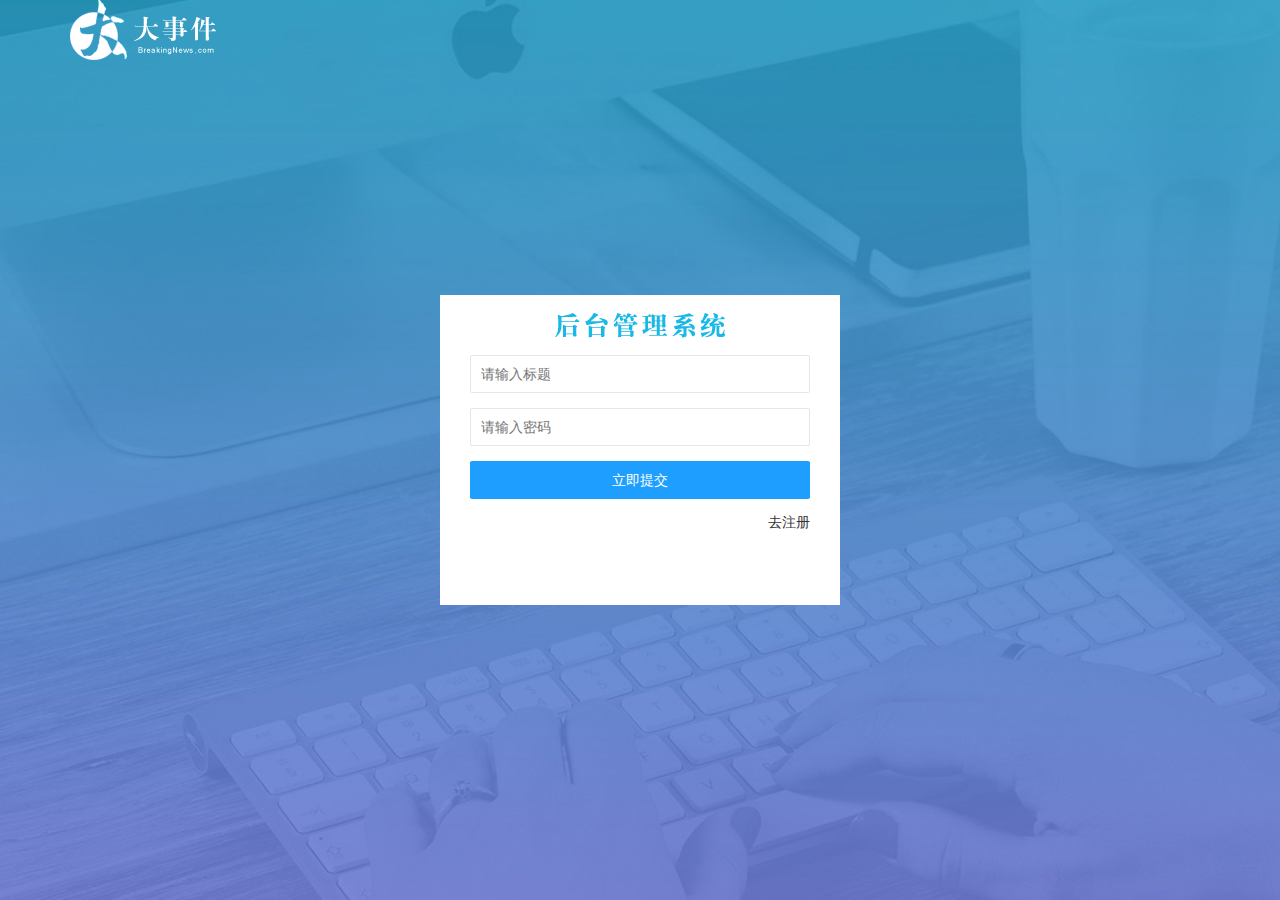
<file: login.html>
<!DOCTYPE html>
<html lang="en">
<head>
    <meta charset="UTF-8">
    <meta name="viewport" content="width=device-width, initial-scale=1.0">
    <title>Document</title>
    <link rel="stylesheet" href="/assets/lib/layui/css/layui.css">
    <link rel="stylesheet" href="/assets/css/login.css">
</head>
<body>
    <div class="layui-main">
        <img src="/assets/images/logo.png" alt="">
    </div>
    <div class="loginbox">
        <div class="title"></div>
        <!-- 登录 -->
        <form class="layui-form"id="form-login">
            <div class="layui-form-item">
                <input type="text" name="username" required  lay-verify="required" placeholder="请输入标题" autocomplete="off" class="layui-input">
            </div>
            <div class="layui-form-item">
                <input type="password" name="password" required  lay-verify="required|pwd" placeholder="请输入密码" autocomplete="off" class="layui-input">
            </div>
            <div class="layui-form-item">
                <button class="layui-btn layui-btn-normal layui-btn-fluid" lay-submit >立即提交</button>
            </div>
            <div class="layui-form-item links">
                <a href="javascript:;" id="link_reg">去注册</a>
            </div>
        </form>
        <!-- 注册 -->
        <form class="layui-form"id="form-reg" style="display: none;">
            <div class="layui-form-item">
                <input type="text" name="username" required  lay-verify="required" placeholder="请输入标题" autocomplete="off" class="layui-input">
            </div>
            <div class="layui-form-item">
                <input type="password" name="password" required  lay-verify="required|pwd" placeholder="请输入密码" autocomplete="off" class="layui-input">
            </div>
            <div class="layui-form-item">
                <input type="password" name="repassword" required  lay-verify="required|pwd|repwd" placeholder="请再次输入密码" autocomplete="off" class="layui-input">
            </div>
            <div class="layui-form-item">
                <button class="layui-btn layui-btn-normal layui-btn-fluid" lay-submit >立即注册</button>
            </div>
            <div class="layui-form-item links">
                <a href="javascript:;" id="link_login">去登录</a>
            </div>
        </form>
    </div>
    <script src="/assets/lib/jquery.js"></script>
    <script src="/assets/lib/layui/layui.all.js"></script>
    <script src="/assets/js/baseAPL.js"></script>
    <script src="/assets/js/login.js"></script>
</body>
</html>
</file>
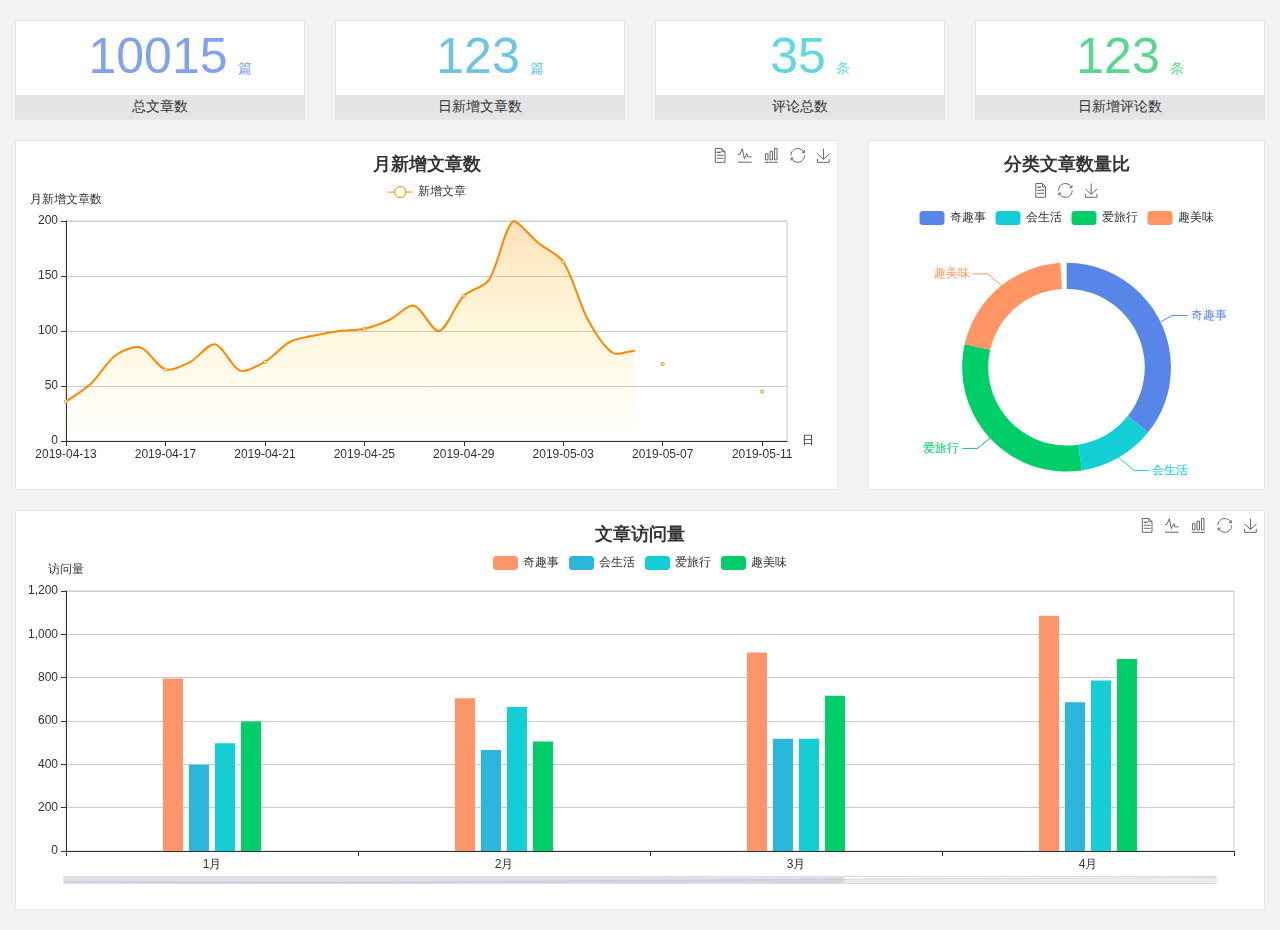
<file: home/dashboard.html>
<!DOCTYPE html>
<html lang="en">

<head>
  <meta charset="UTF-8">
  <meta name="viewport" content="width=device-width, initial-scale=1.0">
  <meta http-equiv="X-UA-Compatible" content="ie=edge">
  <title>图表统计</title>
  <link rel="stylesheet" href="../assets/lib/bootstrap.css" />
  <link rel="stylesheet" href="../assets/lib/main.css" />
  <script src="../assets/lib/jquery.js"></script>
  <script type="text/javascript" src="../assets/lib/echarts.min.js"></script>
</head>

<body>
  <div class="container-fluid">
    <div class="row spannel_list">
      <div class="col-sm-3 col-xs-6">
        <div class="spannel">
          <em>10015</em><span>篇</span>
          <b>总文章数</b>
        </div>
      </div>
      <div class="col-sm-3 col-xs-6">
        <div class="spannel scolor01">
          <em>123</em><span>篇</span>
          <b>日新增文章数</b>
        </div>
      </div>
      <div class="col-sm-3 col-xs-6">
        <div class="spannel scolor02">
          <em>35</em><span>条</span>
          <b>评论总数</b>
        </div>
      </div>
      <div class="col-sm-3 col-xs-6">
        <div class="spannel scolor03">
          <em>123</em><span>条</span>
          <b>日新增评论数</b>
        </div>
      </div>
    </div>
  </div>

  <div class="container-fluid">
    <div class="row curve-pie">
      <div class="col-lg-8 col-md-8">
        <div class="gragh_pannel" id="curve_show"></div>
      </div>
      <div class="col-lg-4 col-md-4">
        <div class="gragh_pannel" id="pie_show"></div>
      </div>
    </div>
  </div>

  <div class="container-fluid">
    <div class="column_pannel" id="column_show"></div>
  </div>

  <script>
    var oChart = echarts.init(document.getElementById('curve_show'));
    var aList_all = [
      { 'count': 36, 'date': '2019-04-13' },
      { 'count': 52, 'date': '2019-04-14' },
      { 'count': 78, 'date': '2019-04-15' },
      { 'count': 85, 'date': '2019-04-16' },
      { 'count': 65, 'date': '2019-04-17' },
      { 'count': 72, 'date': '2019-04-18' },
      { 'count': 88, 'date': '2019-04-19' },
      { 'count': 64, 'date': '2019-04-20' },
      { 'count': 72, 'date': '2019-04-21' },
      { 'count': 90, 'date': '2019-04-22' },
      { 'count': 96, 'date': '2019-04-23' },
      { 'count': 100, 'date': '2019-04-24' },
      { 'count': 102, 'date': '2019-04-25' },
      { 'count': 110, 'date': '2019-04-26' },
      { 'count': 123, 'date': '2019-04-27' },
      { 'count': 100, 'date': '2019-04-28' },
      { 'count': 132, 'date': '2019-04-29' },
      { 'count': 146, 'date': '2019-04-30' },
      { 'count': 200, 'date': '2019-05-01' },
      { 'count': 180, 'date': '2019-05-02' },
      { 'count': 163, 'date': '2019-05-03' },
      { 'count': 110, 'date': '2019-05-04' },
      { 'count': 80, 'date': '2019-05-05' },
      { 'count': 82, 'date': '2019-05-06' },
      { 'count': 70, 'date': '2019-05-07' },
      { 'count': 65, 'date': '2019-05-08' },
      { 'count': 54, 'date': '2019-05-09' },
      { 'count': 40, 'date': '2019-05-10' },
      { 'count': 45, 'date': '2019-05-11' },
      { 'count': 38, 'date': '2019-05-12' },
    ];

    let aCount = [];
    let aDate = [];

    for (var i = 0; i < aList_all.length; i++) {
      aCount.push(aList_all[i].count);
      aDate.push(aList_all[i].date);
    }

    var chartopt = {
      title: {
        text: '月新增文章数',
        left: 'center',
        top: '10'
      },
      tooltip: {
        trigger: 'axis'
      },
      legend: {
        data: ['新增文章'],
        top: '40'
      },
      toolbox: {
        show: true,
        feature: {
          mark: { show: true },
          dataView: { show: true, readOnly: false },
          magicType: { show: true, type: ['line', 'bar'] },
          restore: { show: true },
          saveAsImage: { show: true }
        }
      },
      calculable: true,
      xAxis: [
        {
          name: '日',
          type: 'category',
          boundaryGap: false,
          data: aDate
        }
      ],
      yAxis: [
        {
          name: '月新增文章数',
          type: 'value'
        }
      ],
      series: [
        {
          name: '新增文章',
          type: 'line',
          smooth: true,
          itemStyle: { normal: { areaStyle: { type: 'default' }, color: '#f80' }, lineStyle: { color: '#f80' } },
          data: aCount
        }],
      areaStyle: {
        normal: {
          color: new echarts.graphic.LinearGradient(0, 0, 0, 1, [{
            offset: 0,
            color: 'rgba(255,136,0,0.39)'
          }, {
            offset: .34,
            color: 'rgba(255,180,0,0.25)'
          }, {
            offset: 1,
            color: 'rgba(255,222,0,0.00)'
          }])

        }
      },
      grid: {
        show: true,
        x: 50,
        x2: 50,
        y: 80,
        height: 220
      }
    };

    oChart.setOption(chartopt);


    var oPie = echarts.init(document.getElementById('pie_show'));
    var oPieopt =
    {
      title: {
        top: 10,
        text: '分类文章数量比',
        x: 'center'
      },
      tooltip: {
        trigger: 'item',
        formatter: "{a} <br/>{b} : {c} ({d}%)"
      },
      color: ['#5885e8', '#13cfd5', '#00ce68', '#ff9565'],
      legend: {
        x: 'center',
        top: 65,
        data: ['奇趣事', '会生活', '爱旅行', '趣美味']
      },
      toolbox: {
        show: true,
        x: 'center',
        top: 35,
        feature: {
          mark: { show: true },
          dataView: { show: true, readOnly: false },
          magicType: {
            show: true,
            type: ['pie', 'funnel'],
            option: {
              funnel: {
                x: '25%',
                width: '50%',
                funnelAlign: 'left',
                max: 1548
              }
            }
          },
          restore: { show: true },
          saveAsImage: { show: true }
        }
      },
      calculable: true,
      series: [
        {
          name: '访问来源',
          type: 'pie',
          radius: ['45%', '60%'],
          center: ['50%', '65%'],
          data: [
            { value: 300, name: '奇趣事' },
            { value: 100, name: '会生活' },
            { value: 260, name: '爱旅行' },
            { value: 180, name: '趣美味' }
          ]
        }
      ]
    };
    oPie.setOption(oPieopt);



    var oColumn = this.echarts.init(document.getElementById('column_show'));
    var oColumnopt =
    {
      title: {
        text: '文章访问量',
        left: 'center',
        top: '10'
      },
      tooltip: {
        trigger: 'axis'
      },
      legend: {
        data: ['奇趣事', '会生活', '爱旅行', '趣美味'],
        top: '40'
      },
      toolbox: {
        show: true,
        feature: {
          mark: { show: true },
          dataView: { show: true, readOnly: false },
          magicType: { show: true, type: ['line', 'bar'] },
          restore: { show: true },
          saveAsImage: { show: true }
        }
      },
      calculable: true,
      xAxis: [
        {
          type: 'category',
          data: ['1月', '2月', '3月', '4月', '5月']
        }
      ],
      yAxis: [
        {
          name: '访问量',
          type: 'value'
        }
      ],
      series: [
        {
          name: '奇趣事',
          type: 'bar',
          barWidth: 20,
          itemStyle: {
            normal: { areaStyle: { type: 'default' }, color: '#fd956a' }
          },
          data: [800, 708, 920, 1090, 1200]
        },
        {
          name: '会生活',
          type: 'bar',
          barWidth: 20,
          itemStyle: {
            normal: { areaStyle: { type: 'default' }, color: '#2bb6db' }
          },
          data: [400, 468, 520, 690, 800]
        },
        {
          name: '爱旅行',
          type: 'bar',
          barWidth: 20,
          itemStyle: {
            normal: { areaStyle: { type: 'default' }, color: '#13cfd5' }
          },
          data: [500, 668, 520, 790, 900]
        },
        {
          name: '趣美味',
          type: 'bar',
          barWidth: 20,
          itemStyle: {
            normal: { areaStyle: { type: 'default' }, color: '#00ce68' }
          },
          data: [600, 508, 720, 890, 1000]
        }
      ],
      grid: {
        show: true,
        x: 50,
        x2: 30,
        y: 80,
        height: 260
      },
      dataZoom: [//给x轴设置滚动条
        {
          start: 0,//默认为0
          end: 100 - 1000 / 31,//默认为100
          type: 'slider',
          show: true,
          xAxisIndex: [0],
          handleSize: 0,//滑动条的 左右2个滑动条的大小
          height: 8,//组件高度
          left: 45, //左边的距离
          right: 50,//右边的距离
          bottom: 26,//右边的距离
          handleColor: '#ddd',//h滑动图标的颜色
          handleStyle: {
            borderColor: "#cacaca",
            borderWidth: "1",
            shadowBlur: 2,
            background: "#ddd",
            shadowColor: "#ddd",
          }
        }]
    };
    oColumn.setOption(oColumnopt);
  </script>
</body>

</html>
</file>
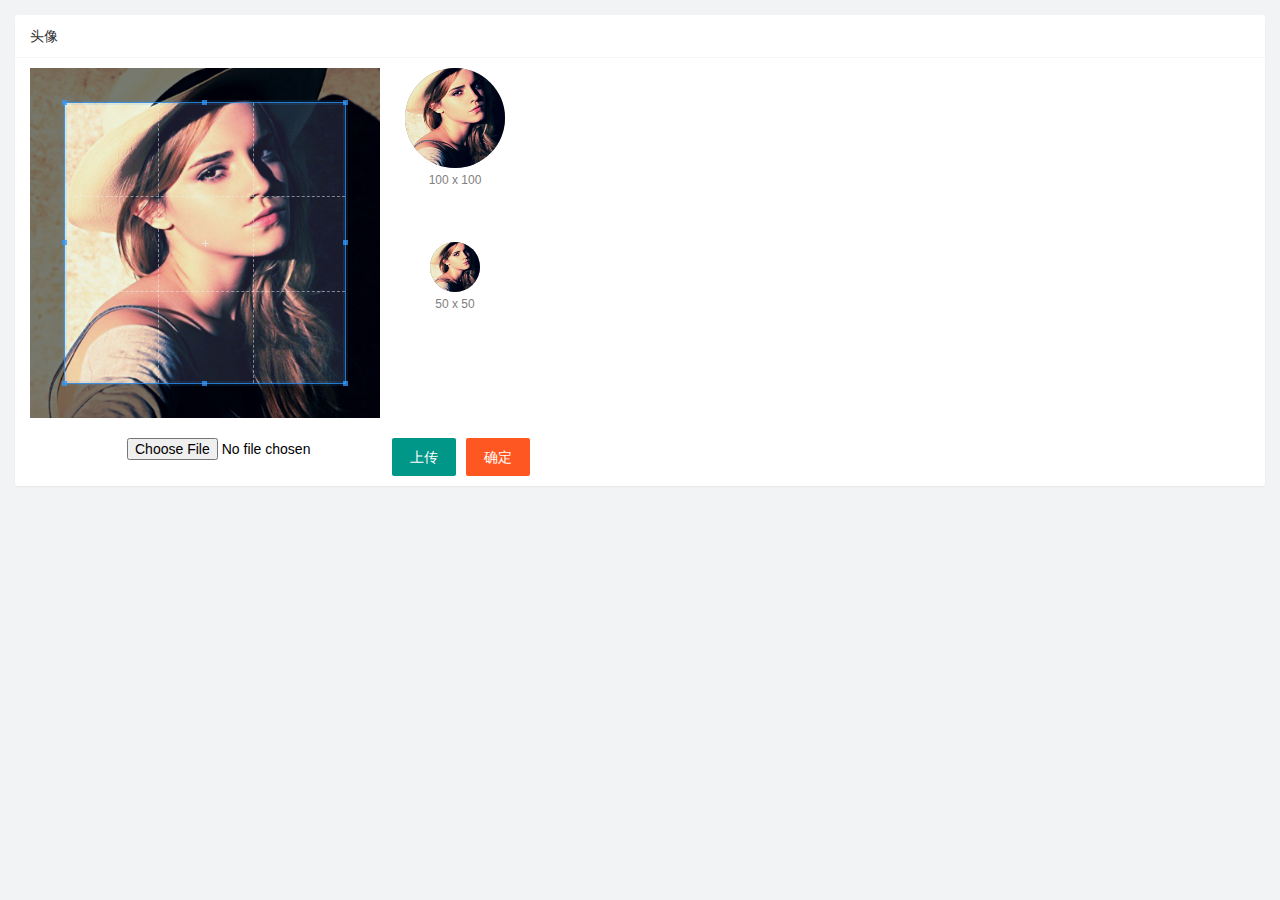
<file: user/user_avatar.html>
<!DOCTYPE html>
<html lang="en">

<head>
    <meta charset="UTF-8">
    <meta name="viewport" content="width=device-width, initial-scale=1.0">
    <title>Document</title>
    <link rel="stylesheet" href="/assets/lib/layui/css/layui.css">
    <link rel="stylesheet" href="/assets/lib/cropper/cropper.css" />
    <link rel="stylesheet" href="/assets/css/user/user_avatar.css">
</head>

<body>
    <div class="layui-card">
        <div class="layui-card-header">头像</div>
        <div class="layui-card-body">
            <!-- 第一行的图片裁剪和预览区域 -->
            <div class="row1">
                <!-- 图片裁剪区域 -->
                <div class="cropper-box">
                    <!-- 这个 img 标签很重要，将来会把它初始化为裁剪区域 -->
                    <img id="image" src="/assets/images/sample.jpg" />
                </div>
                <!-- 图片的预览区域 -->
                <div class="preview-box">
                    <div>
                        <!-- 宽高为 100px 的预览区域 -->
                        <div class="img-preview w100"></div>
                        <p class="size">100 x 100</p>
                    </div>
                    <div>
                        <!-- 宽高为 50px 的预览区域 -->
                        <div class="img-preview w50"></div>
                        <p class="size">50 x 50</p>
                    </div>
                </div>
            </div>

            <!-- 第二行的按钮区域 -->
            <div class="row2">
                <input type="file" id="file" accept="image/png,image/jpeg">
                <button type="button" class="layui-btn" id="btnChooseImage">上传</button>
                <button type="button" class="layui-btn layui-btn-danger" id="btnUpload">确定</button>
            </div>
        </div>
    </div>

    <script src="/assets/lib/layui/layui.all.js"></script>
    <script src="/assets/lib/jquery.js"></script>
    <script src="/assets/lib/cropper/Cropper.js"></script>
    <script src="/assets/lib/cropper/jquery-cropper.js"></script>
    <script src="/assets/js/baseAPL.js"></script>
    <script src="/assets/js/user/user_avatar.js"></script>
</body>

</html>
</file>
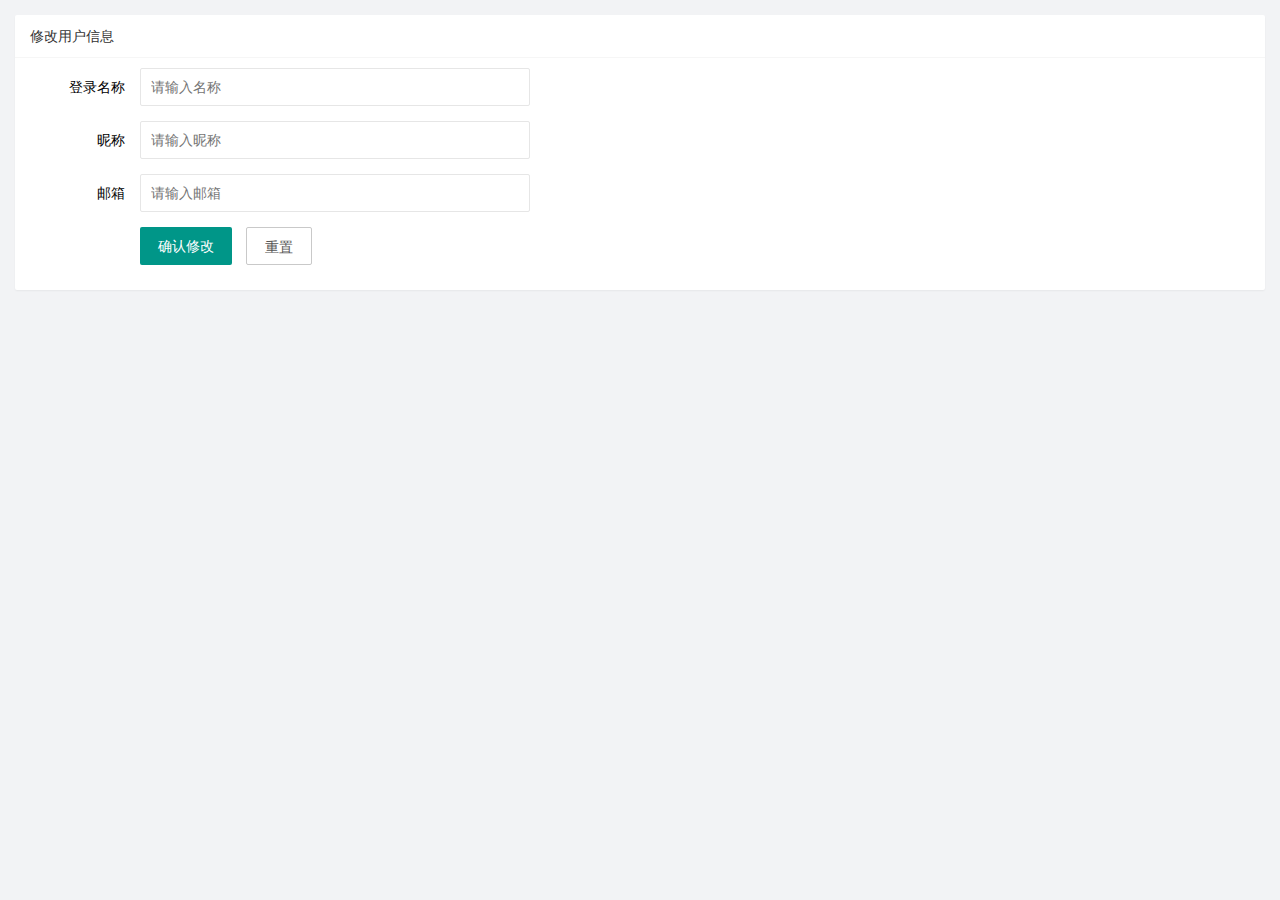
<file: user/user_info.html>
<!DOCTYPE html>
<html lang="en">

<head>
    <meta charset="UTF-8">
    <meta name="viewport" content="width=device-width, initial-scale=1.0">
    <title>Document</title>
    <link rel="stylesheet" href="/assets/lib/layui/css/layui.css">
    <link rel="stylesheet" href="/assets/css/user/user_info.css">
</head>

<body>
    <div class="layui-card">
        <div class="layui-card-header">修改用户信息</div>
        <div class="layui-card-body">
            <form class="layui-form" action="" lay-filter="formUserinfo">
                <input type="hidden" name="id">
                <div class="layui-form-item">
                    <label class="layui-form-label">登录名称</label>
                    <div class="layui-input-block">
                        <input type="text" name="username" required lay-verify="required" placeholder="请输入名称"
                            autocomplete="off" class="layui-input">
                    </div>
                </div>
                <div class="layui-form-item">
                    <label class="layui-form-label">昵称</label>
                    <div class="layui-input-block">
                        <input type="text" name="nickname" required lay-verify="required|nickname" placeholder="请输入昵称"
                            autocomplete="off" class="layui-input">
                    </div>
                </div>
                <div class="layui-form-item">
                    <label class="layui-form-label">邮箱</label>
                    <div class="layui-input-block">
                        <input type="text" name="email" required lay-verify="required|email" placeholder="请输入邮箱"
                            autocomplete="off" class="layui-input">
                    </div>
                </div>
                <div class="layui-form-item">
                    <div class="layui-input-block">
                        <button class="layui-btn" lay-submit lay-filter="formDemo">确认修改</button>
                        <button type="reset" class="layui-btn layui-btn-primary" id="btnReset">重置</button>
                    </div>
                </div>
            </form>
        </div>
    </div>
    <script src="/assets/lib/layui/layui.all.js"></script>
    <script src="/assets/lib/jquery.js"></script>
    <script src="/assets/js/baseAPL.js"></script>
    <script src="/assets/js/user/user_info.js"></script>
</body>

</html>
</file>
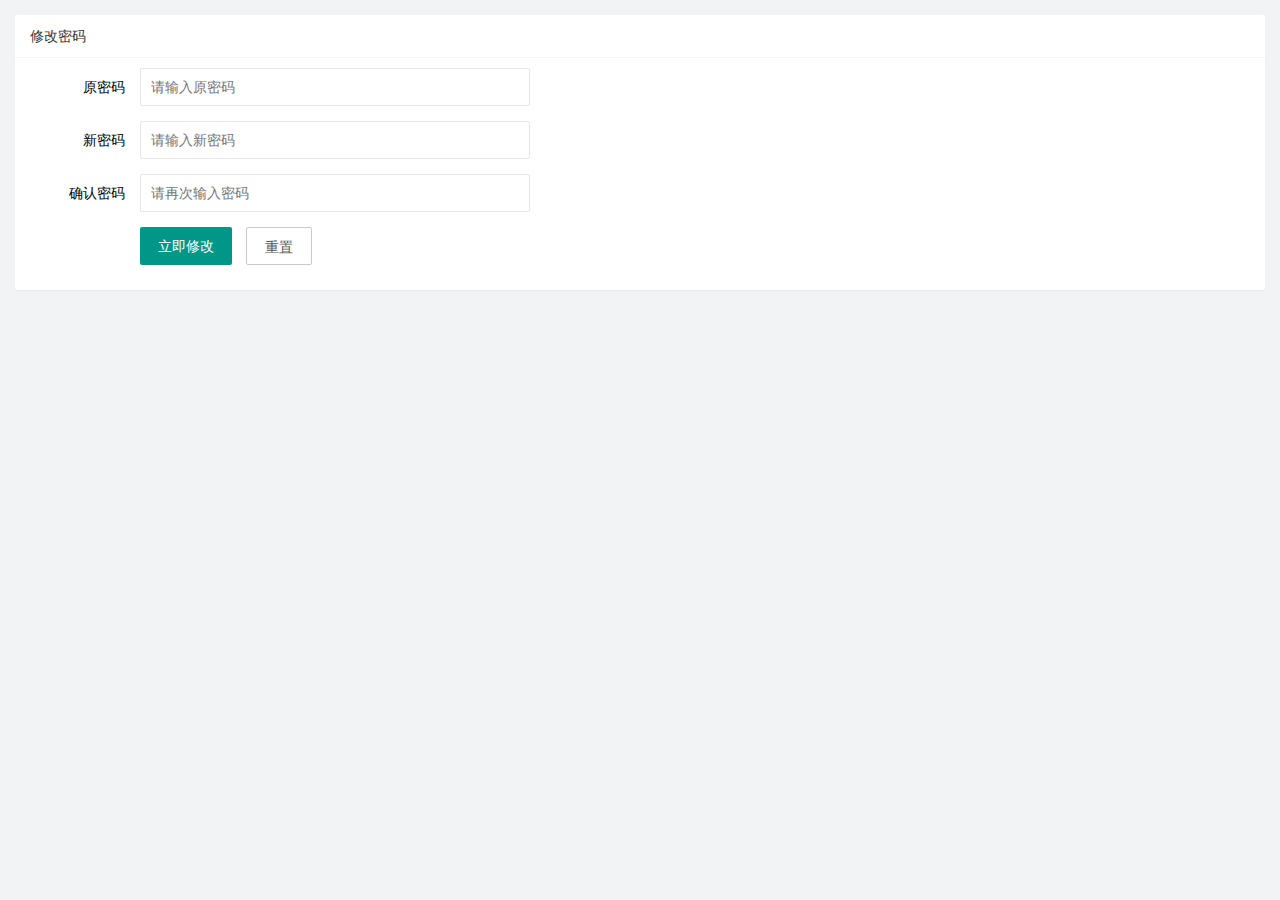
<file: user/user_pwd.html>
<!DOCTYPE html>
<html lang="en">

<head>
    <meta charset="UTF-8">
    <meta name="viewport" content="width=device-width, initial-scale=1.0">
    <title>Document</title>
    <link rel="stylesheet" href="/assets/lib/layui/css/layui.css">
    <link rel="stylesheet" href="/assets/css/user/user_pwd.css">
</head>

<body>
    <div class="layui-card">
        <div class="layui-card-header">修改密码</div>
        <div class="layui-card-body">
            <form class="layui-form" action="">
                <div class="layui-form-item">
                    <label class="layui-form-label">原密码</label>
                    <div class="layui-input-block">
                        <input type="password" name="oldPwd" required lay-verify="required|pwd" placeholder="请输入原密码"
                            autocomplete="off" class="layui-input">
                    </div>
                </div>
                <div class="layui-form-item">
                    <label class="layui-form-label">新密码</label>
                    <div class="layui-input-block">
                        <input type="password" name="newPwd" required lay-verify="required|pwd|nickname" placeholder="请输入新密码"
                            autocomplete="off" class="layui-input">
                    </div>
                </div>
                <div class="layui-form-item">
                    <label class="layui-form-label">确认密码</label>
                    <div class="layui-input-block">
                        <input type="password" name="rePwd" required lay-verify="required|pwd|repwd" placeholder="请再次输入密码"
                            autocomplete="off" class="layui-input">
                    </div>
                </div>
                <div class="layui-form-item">
                    <div class="layui-input-block">
                        <button class="layui-btn" lay-submit lay-filter="formDemo">立即修改</button>
                        <button type="reset" class="layui-btn layui-btn-primary">重置</button>
                    </div>
                </div>
            </form>
        </div>
    </div>
    <script src="/assets/lib/layui/layui.all.js"></script>
    <script src="/assets/lib/jquery.js"></script>
    <script src="/assets/js/baseAPL.js"></script>
    <script src="/assets/js/user/user_pwd.js"></script>
</body>

</html>
</file>
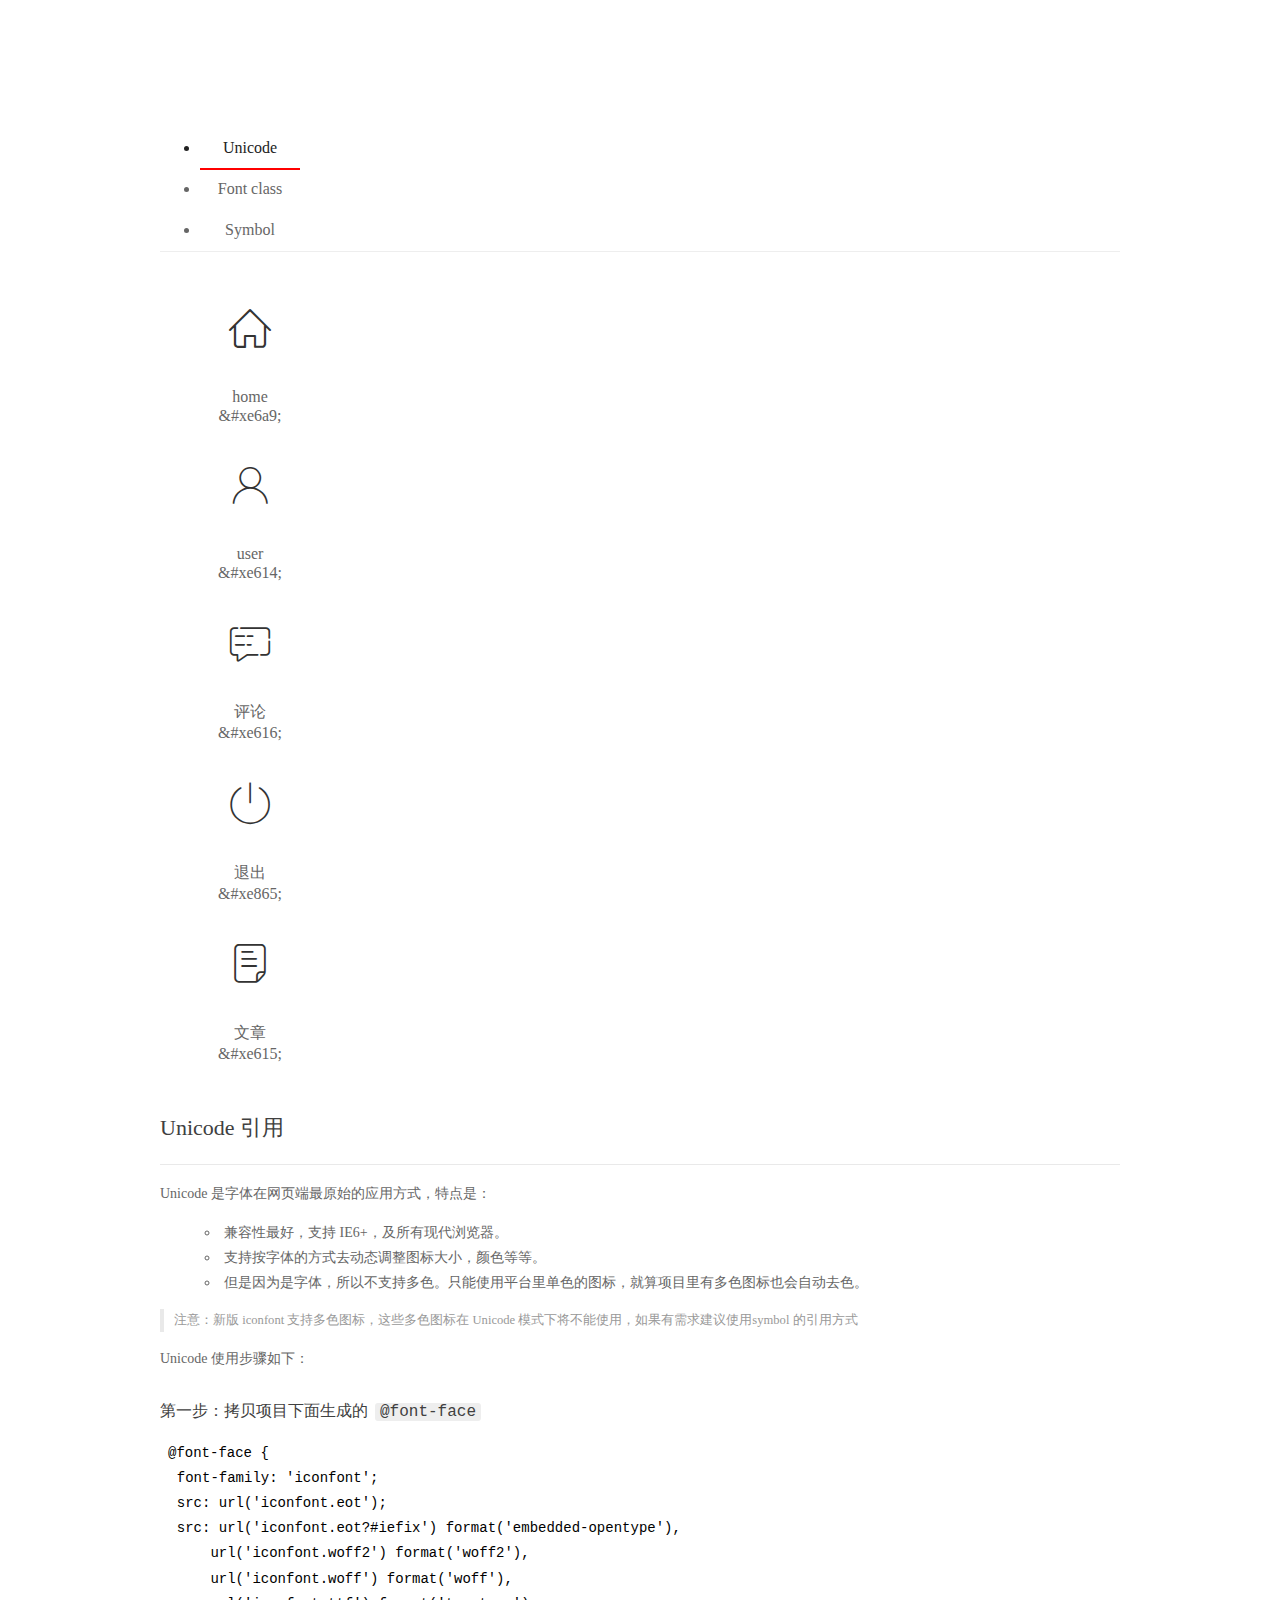
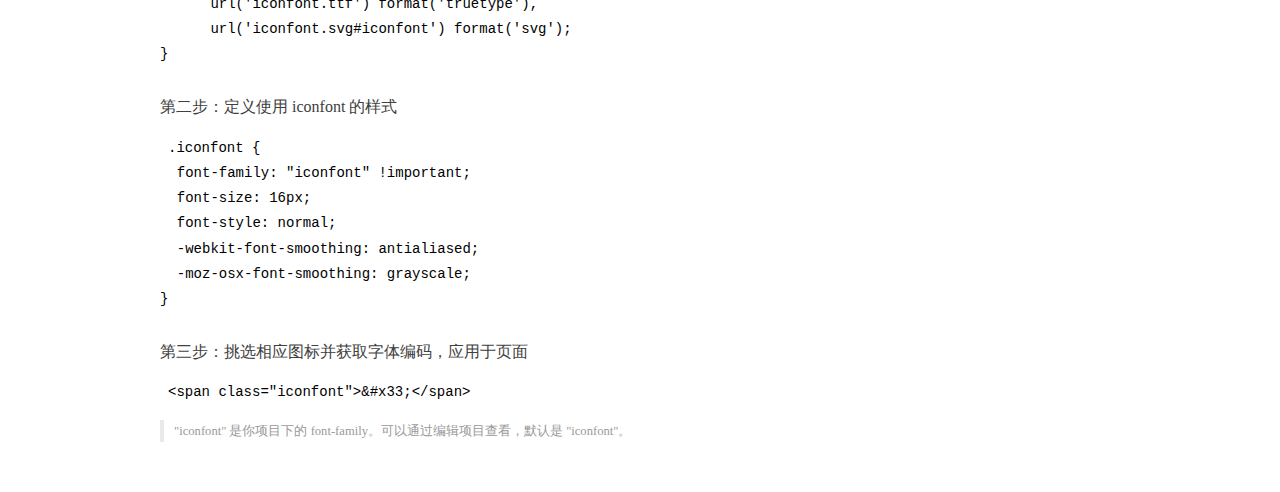
<file: assets/fonts/demo_index.html>
<!DOCTYPE html>
<html>
<head>
  <meta charset="utf-8"/>
  <title>IconFont Demo</title>
  <link rel="shortcut icon" href="https://gtms04.alicdn.com/tps/i4/TB1_oz6GVXXXXaFXpXXJDFnIXXX-64-64.ico" type="image/x-icon"/>
  <link rel="stylesheet" href="https://g.alicdn.com/thx/cube/1.3.2/cube.min.css">
  <link rel="stylesheet" href="demo.css">
  <link rel="stylesheet" href="iconfont.css">
  <script src="iconfont.js"></script>
  <!-- jQuery -->
  <script src="https://a1.alicdn.com/oss/uploads/2018/12/26/7bfddb60-08e8-11e9-9b04-53e73bb6408b.js"></script>
  <!-- 代码高亮 -->
  <script src="https://a1.alicdn.com/oss/uploads/2018/12/26/a3f714d0-08e6-11e9-8a15-ebf944d7534c.js"></script>
</head>
<body>
  <div class="main">
    <h1 class="logo"><a href="https://www.iconfont.cn/" title="iconfont 首页" target="_blank">&#xe86b;</a></h1>
    <div class="nav-tabs">
      <ul id="tabs" class="dib-box">
        <li class="dib active"><span>Unicode</span></li>
        <li class="dib"><span>Font class</span></li>
        <li class="dib"><span>Symbol</span></li>
      </ul>
      
    </div>
    <div class="tab-container">
      <div class="content unicode" style="display: block;">
          <ul class="icon_lists dib-box">
          
            <li class="dib">
              <span class="icon iconfont">&#xe6a9;</span>
                <div class="name">home</div>
                <div class="code-name">&amp;#xe6a9;</div>
              </li>
          
            <li class="dib">
              <span class="icon iconfont">&#xe614;</span>
                <div class="name">user</div>
                <div class="code-name">&amp;#xe614;</div>
              </li>
          
            <li class="dib">
              <span class="icon iconfont">&#xe616;</span>
                <div class="name">评论</div>
                <div class="code-name">&amp;#xe616;</div>
              </li>
          
            <li class="dib">
              <span class="icon iconfont">&#xe865;</span>
                <div class="name">退出</div>
                <div class="code-name">&amp;#xe865;</div>
              </li>
          
            <li class="dib">
              <span class="icon iconfont">&#xe615;</span>
                <div class="name">文章</div>
                <div class="code-name">&amp;#xe615;</div>
              </li>
          
          </ul>
          <div class="article markdown">
          <h2 id="unicode-">Unicode 引用</h2>
          <hr>

          <p>Unicode 是字体在网页端最原始的应用方式，特点是：</p>
          <ul>
            <li>兼容性最好，支持 IE6+，及所有现代浏览器。</li>
            <li>支持按字体的方式去动态调整图标大小，颜色等等。</li>
            <li>但是因为是字体，所以不支持多色。只能使用平台里单色的图标，就算项目里有多色图标也会自动去色。</li>
          </ul>
          <blockquote>
            <p>注意：新版 iconfont 支持多色图标，这些多色图标在 Unicode 模式下将不能使用，如果有需求建议使用symbol 的引用方式</p>
          </blockquote>
          <p>Unicode 使用步骤如下：</p>
          <h3 id="-font-face">第一步：拷贝项目下面生成的 <code>@font-face</code></h3>
<pre><code class="language-css"
>@font-face {
  font-family: 'iconfont';
  src: url('iconfont.eot');
  src: url('iconfont.eot?#iefix') format('embedded-opentype'),
      url('iconfont.woff2') format('woff2'),
      url('iconfont.woff') format('woff'),
      url('iconfont.ttf') format('truetype'),
      url('iconfont.svg#iconfont') format('svg');
}
</code></pre>
          <h3 id="-iconfont-">第二步：定义使用 iconfont 的样式</h3>
<pre><code class="language-css"
>.iconfont {
  font-family: "iconfont" !important;
  font-size: 16px;
  font-style: normal;
  -webkit-font-smoothing: antialiased;
  -moz-osx-font-smoothing: grayscale;
}
</code></pre>
          <h3 id="-">第三步：挑选相应图标并获取字体编码，应用于页面</h3>
<pre>
<code class="language-html"
>&lt;span class="iconfont"&gt;&amp;#x33;&lt;/span&gt;
</code></pre>
          <blockquote>
            <p>"iconfont" 是你项目下的 font-family。可以通过编辑项目查看，默认是 "iconfont"。</p>
          </blockquote>
          </div>
      </div>
      <div class="content font-class">
        <ul class="icon_lists dib-box">
          
          <li class="dib">
            <span class="icon iconfont icon-home"></span>
            <div class="name">
              home
            </div>
            <div class="code-name">.icon-home
            </div>
          </li>
          
          <li class="dib">
            <span class="icon iconfont icon-user"></span>
            <div class="name">
              user
            </div>
            <div class="code-name">.icon-user
            </div>
          </li>
          
          <li class="dib">
            <span class="icon iconfont icon-pinglun"></span>
            <div class="name">
              评论
            </div>
            <div class="code-name">.icon-pinglun
            </div>
          </li>
          
          <li class="dib">
            <span class="icon iconfont icon-tuichu"></span>
            <div class="name">
              退出
            </div>
            <div class="code-name">.icon-tuichu
            </div>
          </li>
          
          <li class="dib">
            <span class="icon iconfont icon-16"></span>
            <div class="name">
              文章
            </div>
            <div class="code-name">.icon-16
            </div>
          </li>
          
        </ul>
        <div class="article markdown">
        <h2 id="font-class-">font-class 引用</h2>
        <hr>

        <p>font-class 是 Unicode 使用方式的一种变种，主要是解决 Unicode 书写不直观，语意不明确的问题。</p>
        <p>与 Unicode 使用方式相比，具有如下特点：</p>
        <ul>
          <li>兼容性良好，支持 IE8+，及所有现代浏览器。</li>
          <li>相比于 Unicode 语意明确，书写更直观。可以很容易分辨这个 icon 是什么。</li>
          <li>因为使用 class 来定义图标，所以当要替换图标时，只需要修改 class 里面的 Unicode 引用。</li>
          <li>不过因为本质上还是使用的字体，所以多色图标还是不支持的。</li>
        </ul>
        <p>使用步骤如下：</p>
        <h3 id="-fontclass-">第一步：引入项目下面生成的 fontclass 代码：</h3>
<pre><code class="language-html">&lt;link rel="stylesheet" href="./iconfont.css"&gt;
</code></pre>
        <h3 id="-">第二步：挑选相应图标并获取类名，应用于页面：</h3>
<pre><code class="language-html">&lt;span class="iconfont icon-xxx"&gt;&lt;/span&gt;
</code></pre>
        <blockquote>
          <p>"
            iconfont" 是你项目下的 font-family。可以通过编辑项目查看，默认是 "iconfont"。</p>
        </blockquote>
      </div>
      </div>
      <div class="content symbol">
          <ul class="icon_lists dib-box">
          
            <li class="dib">
                <svg class="icon svg-icon" aria-hidden="true">
                  <use xlink:href="#icon-home"></use>
                </svg>
                <div class="name">home</div>
                <div class="code-name">#icon-home</div>
            </li>
          
            <li class="dib">
                <svg class="icon svg-icon" aria-hidden="true">
                  <use xlink:href="#icon-user"></use>
                </svg>
                <div class="name">user</div>
                <div class="code-name">#icon-user</div>
            </li>
          
            <li class="dib">
                <svg class="icon svg-icon" aria-hidden="true">
                  <use xlink:href="#icon-pinglun"></use>
                </svg>
                <div class="name">评论</div>
                <div class="code-name">#icon-pinglun</div>
            </li>
          
            <li class="dib">
                <svg class="icon svg-icon" aria-hidden="true">
                  <use xlink:href="#icon-tuichu"></use>
                </svg>
                <div class="name">退出</div>
                <div class="code-name">#icon-tuichu</div>
            </li>
          
            <li class="dib">
                <svg class="icon svg-icon" aria-hidden="true">
                  <use xlink:href="#icon-16"></use>
                </svg>
                <div class="name">文章</div>
                <div class="code-name">#icon-16</div>
            </li>
          
          </ul>
          <div class="article markdown">
          <h2 id="symbol-">Symbol 引用</h2>
          <hr>

          <p>这是一种全新的使用方式，应该说这才是未来的主流，也是平台目前推荐的用法。相关介绍可以参考这篇<a href="">文章</a>
            这种用法其实是做了一个 SVG 的集合，与另外两种相比具有如下特点：</p>
          <ul>
            <li>支持多色图标了，不再受单色限制。</li>
            <li>通过一些技巧，支持像字体那样，通过 <code>font-size</code>, <code>color</code> 来调整样式。</li>
            <li>兼容性较差，支持 IE9+，及现代浏览器。</li>
            <li>浏览器渲染 SVG 的性能一般，还不如 png。</li>
          </ul>
          <p>使用步骤如下：</p>
          <h3 id="-symbol-">第一步：引入项目下面生成的 symbol 代码：</h3>
<pre><code class="language-html">&lt;script src="./iconfont.js"&gt;&lt;/script&gt;
</code></pre>
          <h3 id="-css-">第二步：加入通用 CSS 代码（引入一次就行）：</h3>
<pre><code class="language-html">&lt;style&gt;
.icon {
  width: 1em;
  height: 1em;
  vertical-align: -0.15em;
  fill: currentColor;
  overflow: hidden;
}
&lt;/style&gt;
</code></pre>
          <h3 id="-">第三步：挑选相应图标并获取类名，应用于页面：</h3>
<pre><code class="language-html">&lt;svg class="icon" aria-hidden="true"&gt;
  &lt;use xlink:href="#icon-xxx"&gt;&lt;/use&gt;
&lt;/svg&gt;
</code></pre>
          </div>
      </div>

    </div>
  </div>
  <script>
  $(document).ready(function () {
      $('.tab-container .content:first').show()

      $('#tabs li').click(function (e) {
        var tabContent = $('.tab-container .content')
        var index = $(this).index()

        if ($(this).hasClass('active')) {
          return
        } else {
          $('#tabs li').removeClass('active')
          $(this).addClass('active')

          tabContent.hide().eq(index).fadeIn()
        }
      })
    })
  </script>
</body>
</html>
</file>
<file: assets/lib/layui/css/layui.css>
/** layui-v2.5.5 MIT License By https://www.layui.com */
 .layui-inline,img{display:inline-block;vertical-align:middle}h1,h2,h3,h4,h5,h6{font-weight:400}.layui-edge,.layui-header,.layui-inline,.layui-main{position:relative}.layui-body,.layui-edge,.layui-elip{overflow:hidden}.layui-btn,.layui-edge,.layui-inline,img{vertical-align:middle}.layui-btn,.layui-disabled,.layui-icon,.layui-unselect{-moz-user-select:none;-webkit-user-select:none;-ms-user-select:none}.layui-elip,.layui-form-checkbox span,.layui-form-pane .layui-form-label{text-overflow:ellipsis;white-space:nowrap}.layui-breadcrumb,.layui-tree-btnGroup{visibility:hidden}blockquote,body,button,dd,div,dl,dt,form,h1,h2,h3,h4,h5,h6,input,li,ol,p,pre,td,textarea,th,ul{margin:0;padding:0;-webkit-tap-highlight-color:rgba(0,0,0,0)}a:active,a:hover{outline:0}img{border:none}li{list-style:none}table{border-collapse:collapse;border-spacing:0}h4,h5,h6{font-size:100%}button,input,optgroup,option,select,textarea{font-family:inherit;font-size:inherit;font-style:inherit;font-weight:inherit;outline:0}pre{white-space:pre-wrap;white-space:-moz-pre-wrap;white-space:-pre-wrap;white-space:-o-pre-wrap;word-wrap:break-word}body{line-height:24px;font:14px Helvetica Neue,Helvetica,PingFang SC,Tahoma,Arial,sans-serif}hr{height:1px;margin:10px 0;border:0;clear:both}a{color:#333;text-decoration:none}a:hover{color:#777}a cite{font-style:normal;*cursor:pointer}.layui-border-box,.layui-border-box *{box-sizing:border-box}.layui-box,.layui-box *{box-sizing:content-box}.layui-clear{clear:both;*zoom:1}.layui-clear:after{content:'\20';clear:both;*zoom:1;display:block;height:0}.layui-inline{*display:inline;*zoom:1}.layui-edge{display:inline-block;width:0;height:0;border-width:6px;border-style:dashed;border-color:transparent}.layui-edge-top{top:-4px;border-bottom-color:#999;border-bottom-style:solid}.layui-edge-right{border-left-color:#999;border-left-style:solid}.layui-edge-bottom{top:2px;border-top-color:#999;border-top-style:solid}.layui-edge-left{border-right-color:#999;border-right-style:solid}.layui-disabled,.layui-disabled:hover{color:#d2d2d2!important;cursor:not-allowed!important}.layui-circle{border-radius:100%}.layui-show{display:block!important}.layui-hide{display:none!important}@font-face{font-family:layui-icon;src:url(../font/iconfont.eot?v=250);src:url(../font/iconfont.eot?v=250#iefix) format('embedded-opentype'),url(../font/iconfont.woff2?v=250) format('woff2'),url(../font/iconfont.woff?v=250) format('woff'),url(../font/iconfont.ttf?v=250) format('truetype'),url(../font/iconfont.svg?v=250#layui-icon) format('svg')}.layui-icon{font-family:layui-icon!important;font-size:16px;font-style:normal;-webkit-font-smoothing:antialiased;-moz-osx-font-smoothing:grayscale}.layui-icon-reply-fill:before{content:"\e611"}.layui-icon-set-fill:before{content:"\e614"}.layui-icon-menu-fill:before{content:"\e60f"}.layui-icon-search:before{content:"\e615"}.layui-icon-share:before{content:"\e641"}.layui-icon-set-sm:before{content:"\e620"}.layui-icon-engine:before{content:"\e628"}.layui-icon-close:before{content:"\1006"}.layui-icon-close-fill:before{content:"\1007"}.layui-icon-chart-screen:before{content:"\e629"}.layui-icon-star:before{content:"\e600"}.layui-icon-circle-dot:before{content:"\e617"}.layui-icon-chat:before{content:"\e606"}.layui-icon-release:before{content:"\e609"}.layui-icon-list:before{content:"\e60a"}.layui-icon-chart:before{content:"\e62c"}.layui-icon-ok-circle:before{content:"\1005"}.layui-icon-layim-theme:before{content:"\e61b"}.layui-icon-table:before{content:"\e62d"}.layui-icon-right:before{content:"\e602"}.layui-icon-left:before{content:"\e603"}.layui-icon-cart-simple:before{content:"\e698"}.layui-icon-face-cry:before{content:"\e69c"}.layui-icon-face-smile:before{content:"\e6af"}.layui-icon-survey:before{content:"\e6b2"}.layui-icon-tree:before{content:"\e62e"}.layui-icon-upload-circle:before{content:"\e62f"}.layui-icon-add-circle:before{content:"\e61f"}.layui-icon-download-circle:before{content:"\e601"}.layui-icon-templeate-1:before{content:"\e630"}.layui-icon-util:before{content:"\e631"}.layui-icon-face-surprised:before{content:"\e664"}.layui-icon-edit:before{content:"\e642"}.layui-icon-speaker:before{content:"\e645"}.layui-icon-down:before{content:"\e61a"}.layui-icon-file:before{content:"\e621"}.layui-icon-layouts:before{content:"\e632"}.layui-icon-rate-half:before{content:"\e6c9"}.layui-icon-add-circle-fine:before{content:"\e608"}.layui-icon-prev-circle:before{content:"\e633"}.layui-icon-read:before{content:"\e705"}.layui-icon-404:before{content:"\e61c"}.layui-icon-carousel:before{content:"\e634"}.layui-icon-help:before{content:"\e607"}.layui-icon-code-circle:before{content:"\e635"}.layui-icon-water:before{content:"\e636"}.layui-icon-username:before{content:"\e66f"}.layui-icon-find-fill:before{content:"\e670"}.layui-icon-about:before{content:"\e60b"}.layui-icon-location:before{content:"\e715"}.layui-icon-up:before{content:"\e619"}.layui-icon-pause:before{content:"\e651"}.layui-icon-date:before{content:"\e637"}.layui-icon-layim-uploadfile:before{content:"\e61d"}.layui-icon-delete:before{content:"\e640"}.layui-icon-play:before{content:"\e652"}.layui-icon-top:before{content:"\e604"}.layui-icon-friends:before{content:"\e612"}.layui-icon-refresh-3:before{content:"\e9aa"}.layui-icon-ok:before{content:"\e605"}.layui-icon-layer:before{content:"\e638"}.layui-icon-face-smile-fine:before{content:"\e60c"}.layui-icon-dollar:before{content:"\e659"}.layui-icon-group:before{content:"\e613"}.layui-icon-layim-download:before{content:"\e61e"}.layui-icon-picture-fine:before{content:"\e60d"}.layui-icon-link:before{content:"\e64c"}.layui-icon-diamond:before{content:"\e735"}.layui-icon-log:before{content:"\e60e"}.layui-icon-rate-solid:before{content:"\e67a"}.layui-icon-fonts-del:before{content:"\e64f"}.layui-icon-unlink:before{content:"\e64d"}.layui-icon-fonts-clear:before{content:"\e639"}.layui-icon-triangle-r:before{content:"\e623"}.layui-icon-circle:before{content:"\e63f"}.layui-icon-radio:before{content:"\e643"}.layui-icon-align-center:before{content:"\e647"}.layui-icon-align-right:before{content:"\e648"}.layui-icon-align-left:before{content:"\e649"}.layui-icon-loading-1:before{content:"\e63e"}.layui-icon-return:before{content:"\e65c"}.layui-icon-fonts-strong:before{content:"\e62b"}.layui-icon-upload:before{content:"\e67c"}.layui-icon-dialogue:before{content:"\e63a"}.layui-icon-video:before{content:"\e6ed"}.layui-icon-headset:before{content:"\e6fc"}.layui-icon-cellphone-fine:before{content:"\e63b"}.layui-icon-add-1:before{content:"\e654"}.layui-icon-face-smile-b:before{content:"\e650"}.layui-icon-fonts-html:before{content:"\e64b"}.layui-icon-form:before{content:"\e63c"}.layui-icon-cart:before{content:"\e657"}.layui-icon-camera-fill:before{content:"\e65d"}.layui-icon-tabs:before{content:"\e62a"}.layui-icon-fonts-code:before{content:"\e64e"}.layui-icon-fire:before{content:"\e756"}.layui-icon-set:before{content:"\e716"}.layui-icon-fonts-u:before{content:"\e646"}.layui-icon-triangle-d:before{content:"\e625"}.layui-icon-tips:before{content:"\e702"}.layui-icon-picture:before{content:"\e64a"}.layui-icon-more-vertical:before{content:"\e671"}.layui-icon-flag:before{content:"\e66c"}.layui-icon-loading:before{content:"\e63d"}.layui-icon-fonts-i:before{content:"\e644"}.layui-icon-refresh-1:before{content:"\e666"}.layui-icon-rmb:before{content:"\e65e"}.layui-icon-home:before{content:"\e68e"}.layui-icon-user:before{content:"\e770"}.layui-icon-notice:before{content:"\e667"}.layui-icon-login-weibo:before{content:"\e675"}.layui-icon-voice:before{content:"\e688"}.layui-icon-upload-drag:before{content:"\e681"}.layui-icon-login-qq:before{content:"\e676"}.layui-icon-snowflake:before{content:"\e6b1"}.layui-icon-file-b:before{content:"\e655"}.layui-icon-template:before{content:"\e663"}.layui-icon-auz:before{content:"\e672"}.layui-icon-console:before{content:"\e665"}.layui-icon-app:before{content:"\e653"}.layui-icon-prev:before{content:"\e65a"}.layui-icon-website:before{content:"\e7ae"}.layui-icon-next:before{content:"\e65b"}.layui-icon-component:before{content:"\e857"}.layui-icon-more:before{content:"\e65f"}.layui-icon-login-wechat:before{content:"\e677"}.layui-icon-shrink-right:before{content:"\e668"}.layui-icon-spread-left:before{content:"\e66b"}.layui-icon-camera:before{content:"\e660"}.layui-icon-note:before{content:"\e66e"}.layui-icon-refresh:before{content:"\e669"}.layui-icon-female:before{content:"\e661"}.layui-icon-male:before{content:"\e662"}.layui-icon-password:before{content:"\e673"}.layui-icon-senior:before{content:"\e674"}.layui-icon-theme:before{content:"\e66a"}.layui-icon-tread:before{content:"\e6c5"}.layui-icon-praise:before{content:"\e6c6"}.layui-icon-star-fill:before{content:"\e658"}.layui-icon-rate:before{content:"\e67b"}.layui-icon-template-1:before{content:"\e656"}.layui-icon-vercode:before{content:"\e679"}.layui-icon-cellphone:before{content:"\e678"}.layui-icon-screen-full:before{content:"\e622"}.layui-icon-screen-restore:before{content:"\e758"}.layui-icon-cols:before{content:"\e610"}.layui-icon-export:before{content:"\e67d"}.layui-icon-print:before{content:"\e66d"}.layui-icon-slider:before{content:"\e714"}.layui-icon-addition:before{content:"\e624"}.layui-icon-subtraction:before{content:"\e67e"}.layui-icon-service:before{content:"\e626"}.layui-icon-transfer:before{content:"\e691"}.layui-main{width:1140px;margin:0 auto}.layui-header{z-index:1000;height:60px}.layui-header a:hover{transition:all .5s;-webkit-transition:all .5s}.layui-side{position:fixed;left:0;top:0;bottom:0;z-index:999;width:200px;overflow-x:hidden}.layui-side-scroll{position:relative;width:220px;height:100%;overflow-x:hidden}.layui-body{position:absolute;left:200px;right:0;top:0;bottom:0;z-index:998;width:auto;overflow-y:auto;box-sizing:border-box}.layui-layout-body{overflow:hidden}.layui-layout-admin .layui-header{background-color:#23262E}.layui-layout-admin .layui-side{top:60px;width:200px;overflow-x:hidden}.layui-layout-admin .layui-body{position:fixed;top:60px;bottom:44px}.layui-layout-admin .layui-main{width:auto;margin:0 15px}.layui-layout-admin .layui-footer{position:fixed;left:200px;right:0;bottom:0;height:44px;line-height:44px;padding:0 15px;background-color:#eee}.layui-layout-admin .layui-logo{position:absolute;left:0;top:0;width:200px;height:100%;line-height:60px;text-align:center;color:#009688;font-size:16px}.layui-layout-admin .layui-header .layui-nav{background:0 0}.layui-layout-left{position:absolute!important;left:200px;top:0}.layui-layout-right{position:absolute!important;right:0;top:0}.layui-container{position:relative;margin:0 auto;padding:0 15px;box-sizing:border-box}.layui-fluid{position:relative;margin:0 auto;padding:0 15px}.layui-row:after,.layui-row:before{content:'';display:block;clear:both}.layui-col-lg1,.layui-col-lg10,.layui-col-lg11,.layui-col-lg12,.layui-col-lg2,.layui-col-lg3,.layui-col-lg4,.layui-col-lg5,.layui-col-lg6,.layui-col-lg7,.layui-col-lg8,.layui-col-lg9,.layui-col-md1,.layui-col-md10,.layui-col-md11,.layui-col-md12,.layui-col-md2,.layui-col-md3,.layui-col-md4,.layui-col-md5,.layui-col-md6,.layui-col-md7,.layui-col-md8,.layui-col-md9,.layui-col-sm1,.layui-col-sm10,.layui-col-sm11,.layui-col-sm12,.layui-col-sm2,.layui-col-sm3,.layui-col-sm4,.layui-col-sm5,.layui-col-sm6,.layui-col-sm7,.layui-col-sm8,.layui-col-sm9,.layui-col-xs1,.layui-col-xs10,.layui-col-xs11,.layui-col-xs12,.layui-col-xs2,.layui-col-xs3,.layui-col-xs4,.layui-col-xs5,.layui-col-xs6,.layui-col-xs7,.layui-col-xs8,.layui-col-xs9{position:relative;display:block;box-sizing:border-box}.layui-col-xs1,.layui-col-xs10,.layui-col-xs11,.layui-col-xs12,.layui-col-xs2,.layui-col-xs3,.layui-col-xs4,.layui-col-xs5,.layui-col-xs6,.layui-col-xs7,.layui-col-xs8,.layui-col-xs9{float:left}.layui-col-xs1{width:8.33333333%}.layui-col-xs2{width:16.66666667%}.layui-col-xs3{width:25%}.layui-col-xs4{width:33.33333333%}.layui-col-xs5{width:41.66666667%}.layui-col-xs6{width:50%}.layui-col-xs7{width:58.33333333%}.layui-col-xs8{width:66.66666667%}.layui-col-xs9{width:75%}.layui-col-xs10{width:83.33333333%}.layui-col-xs11{width:91.66666667%}.layui-col-xs12{width:100%}.layui-col-xs-offset1{margin-left:8.33333333%}.layui-col-xs-offset2{margin-left:16.66666667%}.layui-col-xs-offset3{margin-left:25%}.layui-col-xs-offset4{margin-left:33.33333333%}.layui-col-xs-offset5{margin-left:41.66666667%}.layui-col-xs-offset6{margin-left:50%}.layui-col-xs-offset7{margin-left:58.33333333%}.layui-col-xs-offset8{margin-left:66.66666667%}.layui-col-xs-offset9{margin-left:75%}.layui-col-xs-offset10{margin-left:83.33333333%}.layui-col-xs-offset11{margin-left:91.66666667%}.layui-col-xs-offset12{margin-left:100%}@media screen and (max-width:768px){.layui-hide-xs{display:none!important}.layui-show-xs-block{display:block!important}.layui-show-xs-inline{display:inline!important}.layui-show-xs-inline-block{display:inline-block!important}}@media screen and (min-width:768px){.layui-container{width:750px}.layui-hide-sm{display:none!important}.layui-show-sm-block{display:block!important}.layui-show-sm-inline{display:inline!important}.layui-show-sm-inline-block{display:inline-block!important}.layui-col-sm1,.layui-col-sm10,.layui-col-sm11,.layui-col-sm12,.layui-col-sm2,.layui-col-sm3,.layui-col-sm4,.layui-col-sm5,.layui-col-sm6,.layui-col-sm7,.layui-col-sm8,.layui-col-sm9{float:left}.layui-col-sm1{width:8.33333333%}.layui-col-sm2{width:16.66666667%}.layui-col-sm3{width:25%}.layui-col-sm4{width:33.33333333%}.layui-col-sm5{width:41.66666667%}.layui-col-sm6{width:50%}.layui-col-sm7{width:58.33333333%}.layui-col-sm8{width:66.66666667%}.layui-col-sm9{width:75%}.layui-col-sm10{width:83.33333333%}.layui-col-sm11{width:91.66666667%}.layui-col-sm12{width:100%}.layui-col-sm-offset1{margin-left:8.33333333%}.layui-col-sm-offset2{margin-left:16.66666667%}.layui-col-sm-offset3{margin-left:25%}.layui-col-sm-offset4{margin-left:33.33333333%}.layui-col-sm-offset5{margin-left:41.66666667%}.layui-col-sm-offset6{margin-left:50%}.layui-col-sm-offset7{margin-left:58.33333333%}.layui-col-sm-offset8{margin-left:66.66666667%}.layui-col-sm-offset9{margin-left:75%}.layui-col-sm-offset10{margin-left:83.33333333%}.layui-col-sm-offset11{margin-left:91.66666667%}.layui-col-sm-offset12{margin-left:100%}}@media screen and (min-width:992px){.layui-container{width:970px}.layui-hide-md{display:none!important}.layui-show-md-block{display:block!important}.layui-show-md-inline{display:inline!important}.layui-show-md-inline-block{display:inline-block!important}.layui-col-md1,.layui-col-md10,.layui-col-md11,.layui-col-md12,.layui-col-md2,.layui-col-md3,.layui-col-md4,.layui-col-md5,.layui-col-md6,.layui-col-md7,.layui-col-md8,.layui-col-md9{float:left}.layui-col-md1{width:8.33333333%}.layui-col-md2{width:16.66666667%}.layui-col-md3{width:25%}.layui-col-md4{width:33.33333333%}.layui-col-md5{width:41.66666667%}.layui-col-md6{width:50%}.layui-col-md7{width:58.33333333%}.layui-col-md8{width:66.66666667%}.layui-col-md9{width:75%}.layui-col-md10{width:83.33333333%}.layui-col-md11{width:91.66666667%}.layui-col-md12{width:100%}.layui-col-md-offset1{margin-left:8.33333333%}.layui-col-md-offset2{margin-left:16.66666667%}.layui-col-md-offset3{margin-left:25%}.layui-col-md-offset4{margin-left:33.33333333%}.layui-col-md-offset5{margin-left:41.66666667%}.layui-col-md-offset6{margin-left:50%}.layui-col-md-offset7{margin-left:58.33333333%}.layui-col-md-offset8{margin-left:66.66666667%}.layui-col-md-offset9{margin-left:75%}.layui-col-md-offset10{margin-left:83.33333333%}.layui-col-md-offset11{margin-left:91.66666667%}.layui-col-md-offset12{margin-left:100%}}@media screen and (min-width:1200px){.layui-container{width:1170px}.layui-hide-lg{display:none!important}.layui-show-lg-block{display:block!important}.layui-show-lg-inline{display:inline!important}.layui-show-lg-inline-block{display:inline-block!important}.layui-col-lg1,.layui-col-lg10,.layui-col-lg11,.layui-col-lg12,.layui-col-lg2,.layui-col-lg3,.layui-col-lg4,.layui-col-lg5,.layui-col-lg6,.layui-col-lg7,.layui-col-lg8,.layui-col-lg9{float:left}.layui-col-lg1{width:8.33333333%}.layui-col-lg2{width:16.66666667%}.layui-col-lg3{width:25%}.layui-col-lg4{width:33.33333333%}.layui-col-lg5{width:41.66666667%}.layui-col-lg6{width:50%}.layui-col-lg7{width:58.33333333%}.layui-col-lg8{width:66.66666667%}.layui-col-lg9{width:75%}.layui-col-lg10{width:83.33333333%}.layui-col-lg11{width:91.66666667%}.layui-col-lg12{width:100%}.layui-col-lg-offset1{margin-left:8.33333333%}.layui-col-lg-offset2{margin-left:16.66666667%}.layui-col-lg-offset3{margin-left:25%}.layui-col-lg-offset4{margin-left:33.33333333%}.layui-col-lg-offset5{margin-left:41.66666667%}.layui-col-lg-offset6{margin-left:50%}.layui-col-lg-offset7{margin-left:58.33333333%}.layui-col-lg-offset8{margin-left:66.66666667%}.layui-col-lg-offset9{margin-left:75%}.layui-col-lg-offset10{margin-left:83.33333333%}.layui-col-lg-offset11{margin-left:91.66666667%}.layui-col-lg-offset12{margin-left:100%}}.layui-col-space1{margin:-.5px}.layui-col-space1>*{padding:.5px}.layui-col-space3{margin:-1.5px}.layui-col-space3>*{padding:1.5px}.layui-col-space5{margin:-2.5px}.layui-col-space5>*{padding:2.5px}.layui-col-space8{margin:-3.5px}.layui-col-space8>*{padding:3.5px}.layui-col-space10{margin:-5px}.layui-col-space10>*{padding:5px}.layui-col-space12{margin:-6px}.layui-col-space12>*{padding:6px}.layui-col-space15{margin:-7.5px}.layui-col-space15>*{padding:7.5px}.layui-col-space18{margin:-9px}.layui-col-space18>*{padding:9px}.layui-col-space20{margin:-10px}.layui-col-space20>*{padding:10px}.layui-col-space22{margin:-11px}.layui-col-space22>*{padding:11px}.layui-col-space25{margin:-12.5px}.layui-col-space25>*{padding:12.5px}.layui-col-space30{margin:-15px}.layui-col-space30>*{padding:15px}.layui-btn,.layui-input,.layui-select,.layui-textarea,.layui-upload-button{outline:0;-webkit-appearance:none;transition:all .3s;-webkit-transition:all .3s;box-sizing:border-box}.layui-elem-quote{margin-bottom:10px;padding:15px;line-height:22px;border-left:5px solid #009688;border-radius:0 2px 2px 0;background-color:#f2f2f2}.layui-quote-nm{border-style:solid;border-width:1px 1px 1px 5px;background:0 0}.layui-elem-field{margin-bottom:10px;padding:0;border-width:1px;border-style:solid}.layui-elem-field legend{margin-left:20px;padding:0 10px;font-size:20px;font-weight:300}.layui-field-title{margin:10px 0 20px;border-width:1px 0 0}.layui-field-box{padding:10px 15px}.layui-field-title .layui-field-box{padding:10px 0}.layui-progress{position:relative;height:6px;border-radius:20px;background-color:#e2e2e2}.layui-progress-bar{position:absolute;left:0;top:0;width:0;max-width:100%;height:6px;border-radius:20px;text-align:right;background-color:#5FB878;transition:all .3s;-webkit-transition:all .3s}.layui-progress-big,.layui-progress-big .layui-progress-bar{height:18px;line-height:18px}.layui-progress-text{position:relative;top:-20px;line-height:18px;font-size:12px;color:#666}.layui-progress-big .layui-progress-text{position:static;padding:0 10px;color:#fff}.layui-collapse{border-width:1px;border-style:solid;border-radius:2px}.layui-colla-content,.layui-colla-item{border-top-width:1px;border-top-style:solid}.layui-colla-item:first-child{border-top:none}.layui-colla-title{position:relative;height:42px;line-height:42px;padding:0 15px 0 35px;color:#333;background-color:#f2f2f2;cursor:pointer;font-size:14px;overflow:hidden}.layui-colla-content{display:none;padding:10px 15px;line-height:22px;color:#666}.layui-colla-icon{position:absolute;left:15px;top:0;font-size:14px}.layui-card{margin-bottom:15px;border-radius:2px;background-color:#fff;box-shadow:0 1px 2px 0 rgba(0,0,0,.05)}.layui-card:last-child{margin-bottom:0}.layui-card-header{position:relative;height:42px;line-height:42px;padding:0 15px;border-bottom:1px solid #f6f6f6;color:#333;border-radius:2px 2px 0 0;font-size:14px}.layui-bg-black,.layui-bg-blue,.layui-bg-cyan,.layui-bg-green,.layui-bg-orange,.layui-bg-red{color:#fff!important}.layui-card-body{position:relative;padding:10px 15px;line-height:24px}.layui-card-body[pad15]{padding:15px}.layui-card-body[pad20]{padding:20px}.layui-card-body .layui-table{margin:5px 0}.layui-card .layui-tab{margin:0}.layui-panel-window{position:relative;padding:15px;border-radius:0;border-top:5px solid #E6E6E6;background-color:#fff}.layui-auxiliar-moving{position:fixed;left:0;right:0;top:0;bottom:0;width:100%;height:100%;background:0 0;z-index:9999999999}.layui-form-label,.layui-form-mid,.layui-form-select,.layui-input-block,.layui-input-inline,.layui-textarea{position:relative}.layui-bg-red{background-color:#FF5722!important}.layui-bg-orange{background-color:#FFB800!important}.layui-bg-green{background-color:#009688!important}.layui-bg-cyan{background-color:#2F4056!important}.layui-bg-blue{background-color:#1E9FFF!important}.layui-bg-black{background-color:#393D49!important}.layui-bg-gray{background-color:#eee!important;color:#666!important}.layui-badge-rim,.layui-colla-content,.layui-colla-item,.layui-collapse,.layui-elem-field,.layui-form-pane .layui-form-item[pane],.layui-form-pane .layui-form-label,.layui-input,.layui-layedit,.layui-layedit-tool,.layui-quote-nm,.layui-select,.layui-tab-bar,.layui-tab-card,.layui-tab-title,.layui-tab-title .layui-this:after,.layui-textarea{border-color:#e6e6e6}.layui-timeline-item:before,hr{background-color:#e6e6e6}.layui-text{line-height:22px;font-size:14px;color:#666}.layui-text h1,.layui-text h2,.layui-text h3{font-weight:500;color:#333}.layui-text h1{font-size:30px}.layui-text h2{font-size:24px}.layui-text h3{font-size:18px}.layui-text a:not(.layui-btn){color:#01AAED}.layui-text a:not(.layui-btn):hover{text-decoration:underline}.layui-text ul{padding:5px 0 5px 15px}.layui-text ul li{margin-top:5px;list-style-type:disc}.layui-text em,.layui-word-aux{color:#999!important;padding:0 5px!important}.layui-btn{display:inline-block;height:38px;line-height:38px;padding:0 18px;background-color:#009688;color:#fff;white-space:nowrap;text-align:center;font-size:14px;border:none;border-radius:2px;cursor:pointer}.layui-btn:hover{opacity:.8;filter:alpha(opacity=80);color:#fff}.layui-btn:active{opacity:1;filter:alpha(opacity=100)}.layui-btn+.layui-btn{margin-left:10px}.layui-btn-container{font-size:0}.layui-btn-container .layui-btn{margin-right:10px;margin-bottom:10px}.layui-btn-container .layui-btn+.layui-btn{margin-left:0}.layui-table .layui-btn-container .layui-btn{margin-bottom:9px}.layui-btn-radius{border-radius:100px}.layui-btn .layui-icon{margin-right:3px;font-size:18px;vertical-align:bottom;vertical-align:middle\9}.layui-btn-primary{border:1px solid #C9C9C9;background-color:#fff;color:#555}.layui-btn-primary:hover{border-color:#009688;color:#333}.layui-btn-normal{background-color:#1E9FFF}.layui-btn-warm{background-color:#FFB800}.layui-btn-danger{background-color:#FF5722}.layui-btn-checked{background-color:#5FB878}.layui-btn-disabled,.layui-btn-disabled:active,.layui-btn-disabled:hover{border:1px solid #e6e6e6;background-color:#FBFBFB;color:#C9C9C9;cursor:not-allowed;opacity:1}.layui-btn-lg{height:44px;line-height:44px;padding:0 25px;font-size:16px}.layui-btn-sm{height:30px;line-height:30px;padding:0 10px;font-size:12px}.layui-btn-sm i{font-size:16px!important}.layui-btn-xs{height:22px;line-height:22px;padding:0 5px;font-size:12px}.layui-btn-xs i{font-size:14px!important}.layui-btn-group{display:inline-block;vertical-align:middle;font-size:0}.layui-btn-group .layui-btn{margin-left:0!important;margin-right:0!important;border-left:1px solid rgba(255,255,255,.5);border-radius:0}.layui-btn-group .layui-btn-primary{border-left:none}.layui-btn-group .layui-btn-primary:hover{border-color:#C9C9C9;color:#009688}.layui-btn-group .layui-btn:first-child{border-left:none;border-radius:2px 0 0 2px}.layui-btn-group .layui-btn-primary:first-child{border-left:1px solid #c9c9c9}.layui-btn-group .layui-btn:last-child{border-radius:0 2px 2px 0}.layui-btn-group .layui-btn+.layui-btn{margin-left:0}.layui-btn-group+.layui-btn-group{margin-left:10px}.layui-btn-fluid{width:100%}.layui-input,.layui-select,.layui-textarea{height:38px;line-height:1.3;line-height:38px\9;border-width:1px;border-style:solid;background-color:#fff;border-radius:2px}.layui-input::-webkit-input-placeholder,.layui-select::-webkit-input-placeholder,.layui-textarea::-webkit-input-placeholder{line-height:1.3}.layui-input,.layui-textarea{display:block;width:100%;padding-left:10px}.layui-input:hover,.layui-textarea:hover{border-color:#D2D2D2!important}.layui-input:focus,.layui-textarea:focus{border-color:#C9C9C9!important}.layui-textarea{min-height:100px;height:auto;line-height:20px;padding:6px 10px;resize:vertical}.layui-select{padding:0 10px}.layui-form input[type=checkbox],.layui-form input[type=radio],.layui-form select{display:none}.layui-form [lay-ignore]{display:initial}.layui-form-item{margin-bottom:15px;clear:both;*zoom:1}.layui-form-item:after{content:'\20';clear:both;*zoom:1;display:block;height:0}.layui-form-label{float:left;display:block;padding:9px 15px;width:80px;font-weight:400;line-height:20px;text-align:right}.layui-form-label-col{display:block;float:none;padding:9px 0;line-height:20px;text-align:left}.layui-form-item .layui-inline{margin-bottom:5px;margin-right:10px}.layui-input-block{margin-left:110px;min-height:36px}.layui-input-inline{display:inline-block;vertical-align:middle}.layui-form-item .layui-input-inline{float:left;width:190px;margin-right:10px}.layui-form-text .layui-input-inline{width:auto}.layui-form-mid{float:left;display:block;padding:9px 0!important;line-height:20px;margin-right:10px}.layui-form-danger+.layui-form-select .layui-input,.layui-form-danger:focus{border-color:#FF5722!important}.layui-form-select .layui-input{padding-right:30px;cursor:pointer}.layui-form-select .layui-edge{position:absolute;right:10px;top:50%;margin-top:-3px;cursor:pointer;border-width:6px;border-top-color:#c2c2c2;border-top-style:solid;transition:all .3s;-webkit-transition:all .3s}.layui-form-select dl{display:none;position:absolute;left:0;top:42px;padding:5px 0;z-index:899;min-width:100%;border:1px solid #d2d2d2;max-height:300px;overflow-y:auto;background-color:#fff;border-radius:2px;box-shadow:0 2px 4px rgba(0,0,0,.12);box-sizing:border-box}.layui-form-select dl dd,.layui-form-select dl dt{padding:0 10px;line-height:36px;white-space:nowrap;overflow:hidden;text-overflow:ellipsis}.layui-form-select dl dt{font-size:12px;color:#999}.layui-form-select dl dd{cursor:pointer}.layui-form-select dl dd:hover{background-color:#f2f2f2;-webkit-transition:.5s all;transition:.5s all}.layui-form-select .layui-select-group dd{padding-left:20px}.layui-form-select dl dd.layui-select-tips{padding-left:10px!important;color:#999}.layui-form-select dl dd.layui-this{background-color:#5FB878;color:#fff}.layui-form-checkbox,.layui-form-select dl dd.layui-disabled{background-color:#fff}.layui-form-selected dl{display:block}.layui-form-checkbox,.layui-form-checkbox *,.layui-form-switch{display:inline-block;vertical-align:middle}.layui-form-selected .layui-edge{margin-top:-9px;-webkit-transform:rotate(180deg);transform:rotate(180deg);margin-top:-3px\9}:root .layui-form-selected .layui-edge{margin-top:-9px\0/IE9}.layui-form-selectup dl{top:auto;bottom:42px}.layui-select-none{margin:5px 0;text-align:center;color:#999}.layui-select-disabled .layui-disabled{border-color:#eee!important}.layui-select-disabled .layui-edge{border-top-color:#d2d2d2}.layui-form-checkbox{position:relative;height:30px;line-height:30px;margin-right:10px;padding-right:30px;cursor:pointer;font-size:0;-webkit-transition:.1s linear;transition:.1s linear;box-sizing:border-box}.layui-form-checkbox span{padding:0 10px;height:100%;font-size:14px;border-radius:2px 0 0 2px;background-color:#d2d2d2;color:#fff;overflow:hidden}.layui-form-checkbox:hover span{background-color:#c2c2c2}.layui-form-checkbox i{position:absolute;right:0;top:0;width:30px;height:28px;border:1px solid #d2d2d2;border-left:none;border-radius:0 2px 2px 0;color:#fff;font-size:20px;text-align:center}.layui-form-checkbox:hover i{border-color:#c2c2c2;color:#c2c2c2}.layui-form-checked,.layui-form-checked:hover{border-color:#5FB878}.layui-form-checked span,.layui-form-checked:hover span{background-color:#5FB878}.layui-form-checked i,.layui-form-checked:hover i{color:#5FB878}.layui-form-item .layui-form-checkbox{margin-top:4px}.layui-form-checkbox[lay-skin=primary]{height:auto!important;line-height:normal!important;min-width:18px;min-height:18px;border:none!important;margin-right:0;padding-left:28px;padding-right:0;background:0 0}.layui-form-checkbox[lay-skin=primary] span{padding-left:0;padding-right:15px;line-height:18px;background:0 0;color:#666}.layui-form-checkbox[lay-skin=primary] i{right:auto;left:0;width:16px;height:16px;line-height:16px;border:1px solid #d2d2d2;font-size:12px;border-radius:2px;background-color:#fff;-webkit-transition:.1s linear;transition:.1s linear}.layui-form-checkbox[lay-skin=primary]:hover i{border-color:#5FB878;color:#fff}.layui-form-checked[lay-skin=primary] i{border-color:#5FB878!important;background-color:#5FB878;color:#fff}.layui-checkbox-disbaled[lay-skin=primary] span{background:0 0!important;color:#c2c2c2}.layui-checkbox-disbaled[lay-skin=primary]:hover i{border-color:#d2d2d2}.layui-form-item .layui-form-checkbox[lay-skin=primary]{margin-top:10px}.layui-form-switch{position:relative;height:22px;line-height:22px;min-width:35px;padding:0 5px;margin-top:8px;border:1px solid #d2d2d2;border-radius:20px;cursor:pointer;background-color:#fff;-webkit-transition:.1s linear;transition:.1s linear}.layui-form-switch i{position:absolute;left:5px;top:3px;width:16px;height:16px;border-radius:20px;background-color:#d2d2d2;-webkit-transition:.1s linear;transition:.1s linear}.layui-form-switch em{position:relative;top:0;width:25px;margin-left:21px;padding:0!important;text-align:center!important;color:#999!important;font-style:normal!important;font-size:12px}.layui-form-onswitch{border-color:#5FB878;background-color:#5FB878}.layui-checkbox-disbaled,.layui-checkbox-disbaled i{border-color:#e2e2e2!important}.layui-form-onswitch i{left:100%;margin-left:-21px;background-color:#fff}.layui-form-onswitch em{margin-left:5px;margin-right:21px;color:#fff!important}.layui-checkbox-disbaled span{background-color:#e2e2e2!important}.layui-checkbox-disbaled:hover i{color:#fff!important}[lay-radio]{display:none}.layui-form-radio,.layui-form-radio *{display:inline-block;vertical-align:middle}.layui-form-radio{line-height:28px;margin:6px 10px 0 0;padding-right:10px;cursor:pointer;font-size:0}.layui-form-radio *{font-size:14px}.layui-form-radio>i{margin-right:8px;font-size:22px;color:#c2c2c2}.layui-form-radio>i:hover,.layui-form-radioed>i{color:#5FB878}.layui-radio-disbaled>i{color:#e2e2e2!important}.layui-form-pane .layui-form-label{width:110px;padding:8px 15px;height:38px;line-height:20px;border-width:1px;border-style:solid;border-radius:2px 0 0 2px;text-align:center;background-color:#FBFBFB;overflow:hidden;box-sizing:border-box}.layui-form-pane .layui-input-inline{margin-left:-1px}.layui-form-pane .layui-input-block{margin-left:110px;left:-1px}.layui-form-pane .layui-input{border-radius:0 2px 2px 0}.layui-form-pane .layui-form-text .layui-form-label{float:none;width:100%;border-radius:2px;box-sizing:border-box;text-align:left}.layui-form-pane .layui-form-text .layui-input-inline{display:block;margin:0;top:-1px;clear:both}.layui-form-pane .layui-form-text .layui-input-block{margin:0;left:0;top:-1px}.layui-form-pane .layui-form-text .layui-textarea{min-height:100px;border-radius:0 0 2px 2px}.layui-form-pane .layui-form-checkbox{margin:4px 0 4px 10px}.layui-form-pane .layui-form-radio,.layui-form-pane .layui-form-switch{margin-top:6px;margin-left:10px}.layui-form-pane .layui-form-item[pane]{position:relative;border-width:1px;border-style:solid}.layui-form-pane .layui-form-item[pane] .layui-form-label{position:absolute;left:0;top:0;height:100%;border-width:0 1px 0 0}.layui-form-pane .layui-form-item[pane] .layui-input-inline{margin-left:110px}@media screen and (max-width:450px){.layui-form-item .layui-form-label{text-overflow:ellipsis;overflow:hidden;white-space:nowrap}.layui-form-item .layui-inline{display:block;margin-right:0;margin-bottom:20px;clear:both}.layui-form-item .layui-inline:after{content:'\20';clear:both;display:block;height:0}.layui-form-item .layui-input-inline{display:block;float:none;left:-3px;width:auto;margin:0 0 10px 112px}.layui-form-item .layui-input-inline+.layui-form-mid{margin-left:110px;top:-5px;padding:0}.layui-form-item .layui-form-checkbox{margin-right:5px;margin-bottom:5px}}.layui-layedit{border-width:1px;border-style:solid;border-radius:2px}.layui-layedit-tool{padding:3px 5px;border-bottom-width:1px;border-bottom-style:solid;font-size:0}.layedit-tool-fixed{position:fixed;top:0;border-top:1px solid #e2e2e2}.layui-layedit-tool .layedit-tool-mid,.layui-layedit-tool .layui-icon{display:inline-block;vertical-align:middle;text-align:center;font-size:14px}.layui-layedit-tool .layui-icon{position:relative;width:32px;height:30px;line-height:30px;margin:3px 5px;color:#777;cursor:pointer;border-radius:2px}.layui-layedit-tool .layui-icon:hover{color:#393D49}.layui-layedit-tool .layui-icon:active{color:#000}.layui-layedit-tool .layedit-tool-active{background-color:#e2e2e2;color:#000}.layui-layedit-tool .layui-disabled,.layui-layedit-tool .layui-disabled:hover{color:#d2d2d2;cursor:not-allowed}.layui-layedit-tool .layedit-tool-mid{width:1px;height:18px;margin:0 10px;background-color:#d2d2d2}.layedit-tool-html{width:50px!important;font-size:30px!important}.layedit-tool-b,.layedit-tool-code,.layedit-tool-help{font-size:16px!important}.layedit-tool-d,.layedit-tool-face,.layedit-tool-image,.layedit-tool-unlink{font-size:18px!important}.layedit-tool-image input{position:absolute;font-size:0;left:0;top:0;width:100%;height:100%;opacity:.01;filter:Alpha(opacity=1);cursor:pointer}.layui-layedit-iframe iframe{display:block;width:100%}#LAY_layedit_code{overflow:hidden}.layui-laypage{display:inline-block;*display:inline;*zoom:1;vertical-align:middle;margin:10px 0;font-size:0}.layui-laypage>a:first-child,.layui-laypage>a:first-child em{border-radius:2px 0 0 2px}.layui-laypage>a:last-child,.layui-laypage>a:last-child em{border-radius:0 2px 2px 0}.layui-laypage>:first-child{margin-left:0!important}.layui-laypage>:last-child{margin-right:0!important}.layui-laypage a,.layui-laypage button,.layui-laypage input,.layui-laypage select,.layui-laypage span{border:1px solid #e2e2e2}.layui-laypage a,.layui-laypage span{display:inline-block;*display:inline;*zoom:1;vertical-align:middle;padding:0 15px;height:28px;line-height:28px;margin:0 -1px 5px 0;background-color:#fff;color:#333;font-size:12px}.layui-flow-more a *,.layui-laypage input,.layui-table-view select[lay-ignore]{display:inline-block}.layui-laypage a:hover{color:#009688}.layui-laypage em{font-style:normal}.layui-laypage .layui-laypage-spr{color:#999;font-weight:700}.layui-laypage a{text-decoration:none}.layui-laypage .layui-laypage-curr{position:relative}.layui-laypage .layui-laypage-curr em{position:relative;color:#fff}.layui-laypage .layui-laypage-curr .layui-laypage-em{position:absolute;left:-1px;top:-1px;padding:1px;width:100%;height:100%;background-color:#009688}.layui-laypage-em{border-radius:2px}.layui-laypage-next em,.layui-laypage-prev em{font-family:Sim sun;font-size:16px}.layui-laypage .layui-laypage-count,.layui-laypage .layui-laypage-limits,.layui-laypage .layui-laypage-refresh,.layui-laypage .layui-laypage-skip{margin-left:10px;margin-right:10px;padding:0;border:none}.layui-laypage .layui-laypage-limits,.layui-laypage .layui-laypage-refresh{vertical-align:top}.layui-laypage .layui-laypage-refresh i{font-size:18px;cursor:pointer}.layui-laypage select{height:22px;padding:3px;border-radius:2px;cursor:pointer}.layui-laypage .layui-laypage-skip{height:30px;line-height:30px;color:#999}.layui-laypage button,.layui-laypage input{height:30px;line-height:30px;border-radius:2px;vertical-align:top;background-color:#fff;box-sizing:border-box}.layui-laypage input{width:40px;margin:0 10px;padding:0 3px;text-align:center}.layui-laypage input:focus,.layui-laypage select:focus{border-color:#009688!important}.layui-laypage button{margin-left:10px;padding:0 10px;cursor:pointer}.layui-table,.layui-table-view{margin:10px 0}.layui-flow-more{margin:10px 0;text-align:center;color:#999;font-size:14px}.layui-flow-more a{height:32px;line-height:32px}.layui-flow-more a *{vertical-align:top}.layui-flow-more a cite{padding:0 20px;border-radius:3px;background-color:#eee;color:#333;font-style:normal}.layui-flow-more a cite:hover{opacity:.8}.layui-flow-more a i{font-size:30px;color:#737383}.layui-table{width:100%;background-color:#fff;color:#666}.layui-table tr{transition:all .3s;-webkit-transition:all .3s}.layui-table th{text-align:left;font-weight:400}.layui-table tbody tr:hover,.layui-table thead tr,.layui-table-click,.layui-table-header,.layui-table-hover,.layui-table-mend,.layui-table-patch,.layui-table-tool,.layui-table-total,.layui-table-total tr,.layui-table[lay-even] tr:nth-child(even){background-color:#f2f2f2}.layui-table td,.layui-table th,.layui-table-col-set,.layui-table-fixed-r,.layui-table-grid-down,.layui-table-header,.layui-table-page,.layui-table-tips-main,.layui-table-tool,.layui-table-total,.layui-table-view,.layui-table[lay-skin=line],.layui-table[lay-skin=row]{border-width:1px;border-style:solid;border-color:#e6e6e6}.layui-table td,.layui-table th{position:relative;padding:9px 15px;min-height:20px;line-height:20px;font-size:14px}.layui-table[lay-skin=line] td,.layui-table[lay-skin=line] th{border-width:0 0 1px}.layui-table[lay-skin=row] td,.layui-table[lay-skin=row] th{border-width:0 1px 0 0}.layui-table[lay-skin=nob] td,.layui-table[lay-skin=nob] th{border:none}.layui-table img{max-width:100px}.layui-table[lay-size=lg] td,.layui-table[lay-size=lg] th{padding:15px 30px}.layui-table-view .layui-table[lay-size=lg] .layui-table-cell{height:40px;line-height:40px}.layui-table[lay-size=sm] td,.layui-table[lay-size=sm] th{font-size:12px;padding:5px 10px}.layui-table-view .layui-table[lay-size=sm] .layui-table-cell{height:20px;line-height:20px}.layui-table[lay-data]{display:none}.layui-table-box{position:relative;overflow:hidden}.layui-table-view .layui-table{position:relative;width:auto;margin:0}.layui-table-view .layui-table[lay-skin=line]{border-width:0 1px 0 0}.layui-table-view .layui-table[lay-skin=row]{border-width:0 0 1px}.layui-table-view .layui-table td,.layui-table-view .layui-table th{padding:5px 0;border-top:none;border-left:none}.layui-table-view .layui-table th.layui-unselect .layui-table-cell span{cursor:pointer}.layui-table-view .layui-table td{cursor:default}.layui-table-view .layui-table td[data-edit=text]{cursor:text}.layui-table-view .layui-form-checkbox[lay-skin=primary] i{width:18px;height:18px}.layui-table-view .layui-form-radio{line-height:0;padding:0}.layui-table-view .layui-form-radio>i{margin:0;font-size:20px}.layui-table-init{position:absolute;left:0;top:0;width:100%;height:100%;text-align:center;z-index:110}.layui-table-init .layui-icon{position:absolute;left:50%;top:50%;margin:-15px 0 0 -15px;font-size:30px;color:#c2c2c2}.layui-table-header{border-width:0 0 1px;overflow:hidden}.layui-table-header .layui-table{margin-bottom:-1px}.layui-table-tool .layui-inline[lay-event]{position:relative;width:26px;height:26px;padding:5px;line-height:16px;margin-right:10px;text-align:center;color:#333;border:1px solid #ccc;cursor:pointer;-webkit-transition:.5s all;transition:.5s all}.layui-table-tool .layui-inline[lay-event]:hover{border:1px solid #999}.layui-table-tool-temp{padding-right:120px}.layui-table-tool-self{position:absolute;right:17px;top:10px}.layui-table-tool .layui-table-tool-self .layui-inline[lay-event]{margin:0 0 0 10px}.layui-table-tool-panel{position:absolute;top:29px;left:-1px;padding:5px 0;min-width:150px;min-height:40px;border:1px solid #d2d2d2;text-align:left;overflow-y:auto;background-color:#fff;box-shadow:0 2px 4px rgba(0,0,0,.12)}.layui-table-cell,.layui-table-tool-panel li{overflow:hidden;text-overflow:ellipsis;white-space:nowrap}.layui-table-tool-panel li{padding:0 10px;line-height:30px;-webkit-transition:.5s all;transition:.5s all}.layui-table-tool-panel li .layui-form-checkbox[lay-skin=primary]{width:100%;padding-left:28px}.layui-table-tool-panel li:hover{background-color:#f2f2f2}.layui-table-tool-panel li .layui-form-checkbox[lay-skin=primary] i{position:absolute;left:0;top:0}.layui-table-tool-panel li .layui-form-checkbox[lay-skin=primary] span{padding:0}.layui-table-tool .layui-table-tool-self .layui-table-tool-panel{left:auto;right:-1px}.layui-table-col-set{position:absolute;right:0;top:0;width:20px;height:100%;border-width:0 0 0 1px;background-color:#fff}.layui-table-sort{width:10px;height:20px;margin-left:5px;cursor:pointer!important}.layui-table-sort .layui-edge{position:absolute;left:5px;border-width:5px}.layui-table-sort .layui-table-sort-asc{top:3px;border-top:none;border-bottom-style:solid;border-bottom-color:#b2b2b2}.layui-table-sort .layui-table-sort-asc:hover{border-bottom-color:#666}.layui-table-sort .layui-table-sort-desc{bottom:5px;border-bottom:none;border-top-style:solid;border-top-color:#b2b2b2}.layui-table-sort .layui-table-sort-desc:hover{border-top-color:#666}.layui-table-sort[lay-sort=asc] .layui-table-sort-asc{border-bottom-color:#000}.layui-table-sort[lay-sort=desc] .layui-table-sort-desc{border-top-color:#000}.layui-table-cell{height:28px;line-height:28px;padding:0 15px;position:relative;box-sizing:border-box}.layui-table-cell .layui-form-checkbox[lay-skin=primary]{top:-1px;padding:0}.layui-table-cell .layui-table-link{color:#01AAED}.laytable-cell-checkbox,.laytable-cell-numbers,.laytable-cell-radio,.laytable-cell-space{padding:0;text-align:center}.layui-table-body{position:relative;overflow:auto;margin-right:-1px;margin-bottom:-1px}.layui-table-body .layui-none{line-height:26px;padding:15px;text-align:center;color:#999}.layui-table-fixed{position:absolute;left:0;top:0;z-index:101}.layui-table-fixed .layui-table-body{overflow:hidden}.layui-table-fixed-l{box-shadow:0 -1px 8px rgba(0,0,0,.08)}.layui-table-fixed-r{left:auto;right:-1px;border-width:0 0 0 1px;box-shadow:-1px 0 8px rgba(0,0,0,.08)}.layui-table-fixed-r .layui-table-header{position:relative;overflow:visible}.layui-table-mend{position:absolute;right:-49px;top:0;height:100%;width:50px}.layui-table-tool{position:relative;z-index:890;width:100%;min-height:50px;line-height:30px;padding:10px 15px;border-width:0 0 1px}.layui-table-tool .layui-btn-container{margin-bottom:-10px}.layui-table-page,.layui-table-total{border-width:1px 0 0;margin-bottom:-1px;overflow:hidden}.layui-table-page{position:relative;width:100%;padding:7px 7px 0;height:41px;font-size:12px;white-space:nowrap}.layui-table-page>div{height:26px}.layui-table-page .layui-laypage{margin:0}.layui-table-page .layui-laypage a,.layui-table-page .layui-laypage span{height:26px;line-height:26px;margin-bottom:10px;border:none;background:0 0}.layui-table-page .layui-laypage a,.layui-table-page .layui-laypage span.layui-laypage-curr{padding:0 12px}.layui-table-page .layui-laypage span{margin-left:0;padding:0}.layui-table-page .layui-laypage .layui-laypage-prev{margin-left:-7px!important}.layui-table-page .layui-laypage .layui-laypage-curr .layui-laypage-em{left:0;top:0;padding:0}.layui-table-page .layui-laypage button,.layui-table-page .layui-laypage input{height:26px;line-height:26px}.layui-table-page .layui-laypage input{width:40px}.layui-table-page .layui-laypage button{padding:0 10px}.layui-table-page select{height:18px}.layui-table-patch .layui-table-cell{padding:0;width:30px}.layui-table-edit{position:absolute;left:0;top:0;width:100%;height:100%;padding:0 14px 1px;border-radius:0;box-shadow:1px 1px 20px rgba(0,0,0,.15)}.layui-table-edit:focus{border-color:#5FB878!important}select.layui-table-edit{padding:0 0 0 10px;border-color:#C9C9C9}.layui-table-view .layui-form-checkbox,.layui-table-view .layui-form-radio,.layui-table-view .layui-form-switch{top:0;margin:0;box-sizing:content-box}.layui-table-view .layui-form-checkbox{top:-1px;height:26px;line-height:26px}.layui-table-view .layui-form-checkbox i{height:26px}.layui-table-grid .layui-table-cell{overflow:visible}.layui-table-grid-down{position:absolute;top:0;right:0;width:26px;height:100%;padding:5px 0;border-width:0 0 0 1px;text-align:center;background-color:#fff;color:#999;cursor:pointer}.layui-table-grid-down .layui-icon{position:absolute;top:50%;left:50%;margin:-8px 0 0 -8px}.layui-table-grid-down:hover{background-color:#fbfbfb}body .layui-table-tips .layui-layer-content{background:0 0;padding:0;box-shadow:0 1px 6px rgba(0,0,0,.12)}.layui-table-tips-main{margin:-44px 0 0 -1px;max-height:150px;padding:8px 15px;font-size:14px;overflow-y:scroll;background-color:#fff;color:#666}.layui-table-tips-c{position:absolute;right:-3px;top:-13px;width:20px;height:20px;padding:3px;cursor:pointer;background-color:#666;border-radius:50%;color:#fff}.layui-table-tips-c:hover{background-color:#777}.layui-table-tips-c:before{position:relative;right:-2px}.layui-upload-file{display:none!important;opacity:.01;filter:Alpha(opacity=1)}.layui-upload-drag,.layui-upload-form,.layui-upload-wrap{display:inline-block}.layui-upload-list{margin:10px 0}.layui-upload-choose{padding:0 10px;color:#999}.layui-upload-drag{position:relative;padding:30px;border:1px dashed #e2e2e2;background-color:#fff;text-align:center;cursor:pointer;color:#999}.layui-upload-drag .layui-icon{font-size:50px;color:#009688}.layui-upload-drag[lay-over]{border-color:#009688}.layui-upload-iframe{position:absolute;width:0;height:0;border:0;visibility:hidden}.layui-upload-wrap{position:relative;vertical-align:middle}.layui-upload-wrap .layui-upload-file{display:block!important;position:absolute;left:0;top:0;z-index:10;font-size:100px;width:100%;height:100%;opacity:.01;filter:Alpha(opacity=1);cursor:pointer}.layui-transfer-active,.layui-transfer-box{display:inline-block;vertical-align:middle}.layui-transfer-box,.layui-transfer-header,.layui-transfer-search{border-width:0;border-style:solid;border-color:#e6e6e6}.layui-transfer-box{position:relative;border-width:1px;width:200px;height:360px;border-radius:2px;background-color:#fff}.layui-transfer-box .layui-form-checkbox{width:100%;margin:0!important}.layui-transfer-header{height:38px;line-height:38px;padding:0 10px;border-bottom-width:1px}.layui-transfer-search{position:relative;padding:10px;border-bottom-width:1px}.layui-transfer-search .layui-input{height:32px;padding-left:30px;font-size:12px}.layui-transfer-search .layui-icon-search{position:absolute;left:20px;top:50%;margin-top:-8px;color:#666}.layui-transfer-active{margin:0 15px}.layui-transfer-active .layui-btn{display:block;margin:0;padding:0 15px;background-color:#5FB878;border-color:#5FB878;color:#fff}.layui-transfer-active .layui-btn-disabled{background-color:#FBFBFB;border-color:#e6e6e6;color:#C9C9C9}.layui-transfer-active .layui-btn:first-child{margin-bottom:15px}.layui-transfer-active .layui-btn .layui-icon{margin:0;font-size:14px!important}.layui-transfer-data{padding:5px 0;overflow:auto}.layui-transfer-data li{height:32px;line-height:32px;padding:0 10px}.layui-transfer-data li:hover{background-color:#f2f2f2;transition:.5s all}.layui-transfer-data .layui-none{padding:15px 10px;text-align:center;color:#999}.layui-nav{position:relative;padding:0 20px;background-color:#393D49;color:#fff;border-radius:2px;font-size:0;box-sizing:border-box}.layui-nav *{font-size:14px}.layui-nav .layui-nav-item{position:relative;display:inline-block;*display:inline;*zoom:1;vertical-align:middle;line-height:60px}.layui-nav .layui-nav-item a{display:block;padding:0 20px;color:#fff;color:rgba(255,255,255,.7);transition:all .3s;-webkit-transition:all .3s}.layui-nav .layui-this:after,.layui-nav-bar,.layui-nav-tree .layui-nav-itemed:after{position:absolute;left:0;top:0;width:0;height:5px;background-color:#5FB878;transition:all .2s;-webkit-transition:all .2s}.layui-nav-bar{z-index:1000}.layui-nav .layui-nav-item a:hover,.layui-nav .layui-this a{color:#fff}.layui-nav .layui-this:after{content:'';top:auto;bottom:0;width:100%}.layui-nav-img{width:30px;height:30px;margin-right:10px;border-radius:50%}.layui-nav .layui-nav-more{content:'';width:0;height:0;border-style:solid dashed dashed;border-color:#fff transparent transparent;overflow:hidden;cursor:pointer;transition:all .2s;-webkit-transition:all .2s;position:absolute;top:50%;right:3px;margin-top:-3px;border-width:6px;border-top-color:rgba(255,255,255,.7)}.layui-nav .layui-nav-mored,.layui-nav-itemed>a .layui-nav-more{margin-top:-9px;border-style:dashed dashed solid;border-color:transparent transparent #fff}.layui-nav-child{display:none;position:absolute;left:0;top:65px;min-width:100%;line-height:36px;padding:5px 0;box-shadow:0 2px 4px rgba(0,0,0,.12);border:1px solid #d2d2d2;background-color:#fff;z-index:100;border-radius:2px;white-space:nowrap}.layui-nav .layui-nav-child a{color:#333}.layui-nav .layui-nav-child a:hover{background-color:#f2f2f2;color:#000}.layui-nav-child dd{position:relative}.layui-nav .layui-nav-child dd.layui-this a,.layui-nav-child dd.layui-this{background-color:#5FB878;color:#fff}.layui-nav-child dd.layui-this:after{display:none}.layui-nav-tree{width:200px;padding:0}.layui-nav-tree .layui-nav-item{display:block;width:100%;line-height:45px}.layui-nav-tree .layui-nav-item a{position:relative;height:45px;line-height:45px;text-overflow:ellipsis;overflow:hidden;white-space:nowrap}.layui-nav-tree .layui-nav-item a:hover{background-color:#4E5465}.layui-nav-tree .layui-nav-bar{width:5px;height:0;background-color:#009688}.layui-nav-tree .layui-nav-child dd.layui-this,.layui-nav-tree .layui-nav-child dd.layui-this a,.layui-nav-tree .layui-this,.layui-nav-tree .layui-this>a,.layui-nav-tree .layui-this>a:hover{background-color:#009688;color:#fff}.layui-nav-tree .layui-this:after{display:none}.layui-nav-itemed>a,.layui-nav-tree .layui-nav-title a,.layui-nav-tree .layui-nav-title a:hover{color:#fff!important}.layui-nav-tree .layui-nav-child{position:relative;z-index:0;top:0;border:none;box-shadow:none}.layui-nav-tree .layui-nav-child a{height:40px;line-height:40px;color:#fff;color:rgba(255,255,255,.7)}.layui-nav-tree .layui-nav-child,.layui-nav-tree .layui-nav-child a:hover{background:0 0;color:#fff}.layui-nav-tree .layui-nav-more{right:10px}.layui-nav-itemed>.layui-nav-child{display:block;padding:0;background-color:rgba(0,0,0,.3)!important}.layui-nav-itemed>.layui-nav-child>.layui-this>.layui-nav-child{display:block}.layui-nav-side{position:fixed;top:0;bottom:0;left:0;overflow-x:hidden;z-index:999}.layui-bg-blue .layui-nav-bar,.layui-bg-blue .layui-nav-itemed:after,.layui-bg-blue .layui-this:after{background-color:#93D1FF}.layui-bg-blue .layui-nav-child dd.layui-this{background-color:#1E9FFF}.layui-bg-blue .layui-nav-itemed>a,.layui-nav-tree.layui-bg-blue .layui-nav-title a,.layui-nav-tree.layui-bg-blue .layui-nav-title a:hover{background-color:#007DDB!important}.layui-breadcrumb{font-size:0}.layui-breadcrumb>*{font-size:14px}.layui-breadcrumb a{color:#999!important}.layui-breadcrumb a:hover{color:#5FB878!important}.layui-breadcrumb a cite{color:#666;font-style:normal}.layui-breadcrumb span[lay-separator]{margin:0 10px;color:#999}.layui-tab{margin:10px 0;text-align:left!important}.layui-tab[overflow]>.layui-tab-title{overflow:hidden}.layui-tab-title{position:relative;left:0;height:40px;white-space:nowrap;font-size:0;border-bottom-width:1px;border-bottom-style:solid;transition:all .2s;-webkit-transition:all .2s}.layui-tab-title li{display:inline-block;*display:inline;*zoom:1;vertical-align:middle;font-size:14px;transition:all .2s;-webkit-transition:all .2s;position:relative;line-height:40px;min-width:65px;padding:0 15px;text-align:center;cursor:pointer}.layui-tab-title li a{display:block}.layui-tab-title .layui-this{color:#000}.layui-tab-title .layui-this:after{position:absolute;left:0;top:0;content:'';width:100%;height:41px;border-width:1px;border-style:solid;border-bottom-color:#fff;border-radius:2px 2px 0 0;box-sizing:border-box;pointer-events:none}.layui-tab-bar{position:absolute;right:0;top:0;z-index:10;width:30px;height:39px;line-height:39px;border-width:1px;border-style:solid;border-radius:2px;text-align:center;background-color:#fff;cursor:pointer}.layui-tab-bar .layui-icon{position:relative;display:inline-block;top:3px;transition:all .3s;-webkit-transition:all .3s}.layui-tab-item{display:none}.layui-tab-more{padding-right:30px;height:auto!important;white-space:normal!important}.layui-tab-more li.layui-this:after{border-bottom-color:#e2e2e2;border-radius:2px}.layui-tab-more .layui-tab-bar .layui-icon{top:-2px;top:3px\9;-webkit-transform:rotate(180deg);transform:rotate(180deg)}:root .layui-tab-more .layui-tab-bar .layui-icon{top:-2px\0/IE9}.layui-tab-content{padding:10px}.layui-tab-title li .layui-tab-close{position:relative;display:inline-block;width:18px;height:18px;line-height:20px;margin-left:8px;top:1px;text-align:center;font-size:14px;color:#c2c2c2;transition:all .2s;-webkit-transition:all .2s}.layui-tab-title li .layui-tab-close:hover{border-radius:2px;background-color:#FF5722;color:#fff}.layui-tab-brief>.layui-tab-title .layui-this{color:#009688}.layui-tab-brief>.layui-tab-more li.layui-this:after,.layui-tab-brief>.layui-tab-title .layui-this:after{border:none;border-radius:0;border-bottom:2px solid #5FB878}.layui-tab-brief[overflow]>.layui-tab-title .layui-this:after{top:-1px}.layui-tab-card{border-width:1px;border-style:solid;border-radius:2px;box-shadow:0 2px 5px 0 rgba(0,0,0,.1)}.layui-tab-card>.layui-tab-title{background-color:#f2f2f2}.layui-tab-card>.layui-tab-title li{margin-right:-1px;margin-left:-1px}.layui-tab-card>.layui-tab-title .layui-this{background-color:#fff}.layui-tab-card>.layui-tab-title .layui-this:after{border-top:none;border-width:1px;border-bottom-color:#fff}.layui-tab-card>.layui-tab-title .layui-tab-bar{height:40px;line-height:40px;border-radius:0;border-top:none;border-right:none}.layui-tab-card>.layui-tab-more .layui-this{background:0 0;color:#5FB878}.layui-tab-card>.layui-tab-more .layui-this:after{border:none}.layui-timeline{padding-left:5px}.layui-timeline-item{position:relative;padding-bottom:20px}.layui-timeline-axis{position:absolute;left:-5px;top:0;z-index:10;width:20px;height:20px;line-height:20px;background-color:#fff;color:#5FB878;border-radius:50%;text-align:center;cursor:pointer}.layui-timeline-axis:hover{color:#FF5722}.layui-timeline-item:before{content:'';position:absolute;left:5px;top:0;z-index:0;width:1px;height:100%}.layui-timeline-item:last-child:before{display:none}.layui-timeline-item:first-child:before{display:block}.layui-timeline-content{padding-left:25px}.layui-timeline-title{position:relative;margin-bottom:10px}.layui-badge,.layui-badge-dot,.layui-badge-rim{position:relative;display:inline-block;padding:0 6px;font-size:12px;text-align:center;background-color:#FF5722;color:#fff;border-radius:2px}.layui-badge{height:18px;line-height:18px}.layui-badge-dot{width:8px;height:8px;padding:0;border-radius:50%}.layui-badge-rim{height:18px;line-height:18px;border-width:1px;border-style:solid;background-color:#fff;color:#666}.layui-btn .layui-badge,.layui-btn .layui-badge-dot{margin-left:5px}.layui-nav .layui-badge,.layui-nav .layui-badge-dot{position:absolute;top:50%;margin:-8px 6px 0}.layui-tab-title .layui-badge,.layui-tab-title .layui-badge-dot{left:5px;top:-2px}.layui-carousel{position:relative;left:0;top:0;background-color:#f8f8f8}.layui-carousel>[carousel-item]{position:relative;width:100%;height:100%;overflow:hidden}.layui-carousel>[carousel-item]:before{position:absolute;content:'\e63d';left:50%;top:50%;width:100px;line-height:20px;margin:-10px 0 0 -50px;text-align:center;color:#c2c2c2;font-family:layui-icon!important;font-size:30px;font-style:normal;-webkit-font-smoothing:antialiased;-moz-osx-font-smoothing:grayscale}.layui-carousel>[carousel-item]>*{display:none;position:absolute;left:0;top:0;width:100%;height:100%;background-color:#f8f8f8;transition-duration:.3s;-webkit-transition-duration:.3s}.layui-carousel-updown>*{-webkit-transition:.3s ease-in-out up;transition:.3s ease-in-out up}.layui-carousel-arrow{display:none\9;opacity:0;position:absolute;left:10px;top:50%;margin-top:-18px;width:36px;height:36px;line-height:36px;text-align:center;font-size:20px;border:0;border-radius:50%;background-color:rgba(0,0,0,.2);color:#fff;-webkit-transition-duration:.3s;transition-duration:.3s;cursor:pointer}.layui-carousel-arrow[lay-type=add]{left:auto!important;right:10px}.layui-carousel:hover .layui-carousel-arrow[lay-type=add],.layui-carousel[lay-arrow=always] .layui-carousel-arrow[lay-type=add]{right:20px}.layui-carousel[lay-arrow=always] .layui-carousel-arrow{opacity:1;left:20px}.layui-carousel[lay-arrow=none] .layui-carousel-arrow{display:none}.layui-carousel-arrow:hover,.layui-carousel-ind ul:hover{background-color:rgba(0,0,0,.35)}.layui-carousel:hover .layui-carousel-arrow{display:block\9;opacity:1;left:20px}.layui-carousel-ind{position:relative;top:-35px;width:100%;line-height:0!important;text-align:center;font-size:0}.layui-carousel[lay-indicator=outside]{margin-bottom:30px}.layui-carousel[lay-indicator=outside] .layui-carousel-ind{top:10px}.layui-carousel[lay-indicator=outside] .layui-carousel-ind ul{background-color:rgba(0,0,0,.5)}.layui-carousel[lay-indicator=none] .layui-carousel-ind{display:none}.layui-carousel-ind ul{display:inline-block;padding:5px;background-color:rgba(0,0,0,.2);border-radius:10px;-webkit-transition-duration:.3s;transition-duration:.3s}.layui-carousel-ind li{display:inline-block;width:10px;height:10px;margin:0 3px;font-size:14px;background-color:#e2e2e2;background-color:rgba(255,255,255,.5);border-radius:50%;cursor:pointer;-webkit-transition-duration:.3s;transition-duration:.3s}.layui-carousel-ind li:hover{background-color:rgba(255,255,255,.7)}.layui-carousel-ind li.layui-this{background-color:#fff}.layui-carousel>[carousel-item]>.layui-carousel-next,.layui-carousel>[carousel-item]>.layui-carousel-prev,.layui-carousel>[carousel-item]>.layui-this{display:block}.layui-carousel>[carousel-item]>.layui-this{left:0}.layui-carousel>[carousel-item]>.layui-carousel-prev{left:-100%}.layui-carousel>[carousel-item]>.layui-carousel-next{left:100%}.layui-carousel>[carousel-item]>.layui-carousel-next.layui-carousel-left,.layui-carousel>[carousel-item]>.layui-carousel-prev.layui-carousel-right{left:0}.layui-carousel>[carousel-item]>.layui-this.layui-carousel-left{left:-100%}.layui-carousel>[carousel-item]>.layui-this.layui-carousel-right{left:100%}.layui-carousel[lay-anim=updown] .layui-carousel-arrow{left:50%!important;top:20px;margin:0 0 0 -18px}.layui-carousel[lay-anim=updown]>[carousel-item]>*,.layui-carousel[lay-anim=fade]>[carousel-item]>*{left:0!important}.layui-carousel[lay-anim=updown] .layui-carousel-arrow[lay-type=add]{top:auto!important;bottom:20px}.layui-carousel[lay-anim=updown] .layui-carousel-ind{position:absolute;top:50%;right:20px;width:auto;height:auto}.layui-carousel[lay-anim=updown] .layui-carousel-ind ul{padding:3px 5px}.layui-carousel[lay-anim=updown] .layui-carousel-ind li{display:block;margin:6px 0}.layui-carousel[lay-anim=updown]>[carousel-item]>.layui-this{top:0}.layui-carousel[lay-anim=updown]>[carousel-item]>.layui-carousel-prev{top:-100%}.layui-carousel[lay-anim=updown]>[carousel-item]>.layui-carousel-next{top:100%}.layui-carousel[lay-anim=updown]>[carousel-item]>.layui-carousel-next.layui-carousel-left,.layui-carousel[lay-anim=updown]>[carousel-item]>.layui-carousel-prev.layui-carousel-right{top:0}.layui-carousel[lay-anim=updown]>[carousel-item]>.layui-this.layui-carousel-left{top:-100%}.layui-carousel[lay-anim=updown]>[carousel-item]>.layui-this.layui-carousel-right{top:100%}.layui-carousel[lay-anim=fade]>[carousel-item]>.layui-carousel-next,.layui-carousel[lay-anim=fade]>[carousel-item]>.layui-carousel-prev{opacity:0}.layui-carousel[lay-anim=fade]>[carousel-item]>.layui-carousel-next.layui-carousel-left,.layui-carousel[lay-anim=fade]>[carousel-item]>.layui-carousel-prev.layui-carousel-right{opacity:1}.layui-carousel[lay-anim=fade]>[carousel-item]>.layui-this.layui-carousel-left,.layui-carousel[lay-anim=fade]>[carousel-item]>.layui-this.layui-carousel-right{opacity:0}.layui-fixbar{position:fixed;right:15px;bottom:15px;z-index:999999}.layui-fixbar li{width:50px;height:50px;line-height:50px;margin-bottom:1px;text-align:center;cursor:pointer;font-size:30px;background-color:#9F9F9F;color:#fff;border-radius:2px;opacity:.95}.layui-fixbar li:hover{opacity:.85}.layui-fixbar li:active{opacity:1}.layui-fixbar .layui-fixbar-top{display:none;font-size:40px}body .layui-util-face{border:none;background:0 0}body .layui-util-face .layui-layer-content{padding:0;background-color:#fff;color:#666;box-shadow:none}.layui-util-face .layui-layer-TipsG{display:none}.layui-util-face ul{position:relative;width:372px;padding:10px;border:1px solid #D9D9D9;background-color:#fff;box-shadow:0 0 20px rgba(0,0,0,.2)}.layui-util-face ul li{cursor:pointer;float:left;border:1px solid #e8e8e8;height:22px;width:26px;overflow:hidden;margin:-1px 0 0 -1px;padding:4px 2px;text-align:center}.layui-util-face ul li:hover{position:relative;z-index:2;border:1px solid #eb7350;background:#fff9ec}.layui-code{position:relative;margin:10px 0;padding:15px;line-height:20px;border:1px solid #ddd;border-left-width:6px;background-color:#F2F2F2;color:#333;font-family:Courier New;font-size:12px}.layui-rate,.layui-rate *{display:inline-block;vertical-align:middle}.layui-rate{padding:10px 5px 10px 0;font-size:0}.layui-rate li i.layui-icon{font-size:20px;color:#FFB800;margin-right:5px;transition:all .3s;-webkit-transition:all .3s}.layui-rate li i:hover{cursor:pointer;transform:scale(1.12);-webkit-transform:scale(1.12)}.layui-rate[readonly] li i:hover{cursor:default;transform:scale(1)}.layui-colorpicker{width:26px;height:26px;border:1px solid #e6e6e6;padding:5px;border-radius:2px;line-height:24px;display:inline-block;cursor:pointer;transition:all .3s;-webkit-transition:all .3s}.layui-colorpicker:hover{border-color:#d2d2d2}.layui-colorpicker.layui-colorpicker-lg{width:34px;height:34px;line-height:32px}.layui-colorpicker.layui-colorpicker-sm{width:24px;height:24px;line-height:22px}.layui-colorpicker.layui-colorpicker-xs{width:22px;height:22px;line-height:20px}.layui-colorpicker-trigger-bgcolor{display:block;background:url([data-uri]);border-radius:2px}.layui-colorpicker-trigger-span{display:block;height:100%;box-sizing:border-box;border:1px solid rgba(0,0,0,.15);border-radius:2px;text-align:center}.layui-colorpicker-trigger-i{display:inline-block;color:#FFF;font-size:12px}.layui-colorpicker-trigger-i.layui-icon-close{color:#999}.layui-colorpicker-main{position:absolute;z-index:66666666;width:280px;padding:7px;background:#FFF;border:1px solid #d2d2d2;border-radius:2px;box-shadow:0 2px 4px rgba(0,0,0,.12)}.layui-colorpicker-main-wrapper{height:180px;position:relative}.layui-colorpicker-basis{width:260px;height:100%;position:relative}.layui-colorpicker-basis-white{width:100%;height:100%;position:absolute;top:0;left:0;background:linear-gradient(90deg,#FFF,hsla(0,0%,100%,0))}.layui-colorpicker-basis-black{width:100%;height:100%;position:absolute;top:0;left:0;background:linear-gradient(0deg,#000,transparent)}.layui-colorpicker-basis-cursor{width:10px;height:10px;border:1px solid #FFF;border-radius:50%;position:absolute;top:-3px;right:-3px;cursor:pointer}.layui-colorpicker-side{position:absolute;top:0;right:0;width:12px;height:100%;background:linear-gradient(red,#FF0,#0F0,#0FF,#00F,#F0F,red)}.layui-colorpicker-side-slider{width:100%;height:5px;box-shadow:0 0 1px #888;box-sizing:border-box;background:#FFF;border-radius:1px;border:1px solid #f0f0f0;cursor:pointer;position:absolute;left:0}.layui-colorpicker-main-alpha{display:none;height:12px;margin-top:7px;background:url([data-uri])}.layui-colorpicker-alpha-bgcolor{height:100%;position:relative}.layui-colorpicker-alpha-slider{width:5px;height:100%;box-shadow:0 0 1px #888;box-sizing:border-box;background:#FFF;border-radius:1px;border:1px solid #f0f0f0;cursor:pointer;position:absolute;top:0}.layui-colorpicker-main-pre{padding-top:7px;font-size:0}.layui-colorpicker-pre{width:20px;height:20px;border-radius:2px;display:inline-block;margin-left:6px;margin-bottom:7px;cursor:pointer}.layui-colorpicker-pre:nth-child(11n+1){margin-left:0}.layui-colorpicker-pre-isalpha{background:url([data-uri])}.layui-colorpicker-pre.layui-this{box-shadow:0 0 3px 2px rgba(0,0,0,.15)}.layui-colorpicker-pre>div{height:100%;border-radius:2px}.layui-colorpicker-main-input{text-align:right;padding-top:7px}.layui-colorpicker-main-input .layui-btn-container .layui-btn{margin:0 0 0 10px}.layui-colorpicker-main-input div.layui-inline{float:left;margin-right:10px;font-size:14px}.layui-colorpicker-main-input input.layui-input{width:150px;height:30px;color:#666}.layui-slider{height:4px;background:#e2e2e2;border-radius:3px;position:relative;cursor:pointer}.layui-slider-bar{border-radius:3px;position:absolute;height:100%}.layui-slider-step{position:absolute;top:0;width:4px;height:4px;border-radius:50%;background:#FFF;-webkit-transform:translateX(-50%);transform:translateX(-50%)}.layui-slider-wrap{width:36px;height:36px;position:absolute;top:-16px;-webkit-transform:translateX(-50%);transform:translateX(-50%);z-index:10;text-align:center}.layui-slider-wrap-btn{width:12px;height:12px;border-radius:50%;background:#FFF;display:inline-block;vertical-align:middle;cursor:pointer;transition:.3s}.layui-slider-wrap:after{content:"";height:100%;display:inline-block;vertical-align:middle}.layui-slider-wrap-btn.layui-slider-hover,.layui-slider-wrap-btn:hover{transform:scale(1.2)}.layui-slider-wrap-btn.layui-disabled:hover{transform:scale(1)!important}.layui-slider-tips{position:absolute;top:-42px;z-index:66666666;white-space:nowrap;display:none;-webkit-transform:translateX(-50%);transform:translateX(-50%);color:#FFF;background:#000;border-radius:3px;height:25px;line-height:25px;padding:0 10px}.layui-slider-tips:after{content:'';position:absolute;bottom:-12px;left:50%;margin-left:-6px;width:0;height:0;border-width:6px;border-style:solid;border-color:#000 transparent transparent}.layui-slider-input{width:70px;height:32px;border:1px solid #e6e6e6;border-radius:3px;font-size:16px;line-height:32px;position:absolute;right:0;top:-15px}.layui-slider-input-btn{display:none;position:absolute;top:0;right:0;width:20px;height:100%;border-left:1px solid #d2d2d2}.layui-slider-input-btn i{cursor:pointer;position:absolute;right:0;bottom:0;width:20px;height:50%;font-size:12px;line-height:16px;text-align:center;color:#999}.layui-slider-input-btn i:first-child{top:0;border-bottom:1px solid #d2d2d2}.layui-slider-input-txt{height:100%;font-size:14px}.layui-slider-input-txt input{height:100%;border:none}.layui-slider-input-btn i:hover{color:#009688}.layui-slider-vertical{width:4px;margin-left:34px}.layui-slider-vertical .layui-slider-bar{width:4px}.layui-slider-vertical .layui-slider-step{top:auto;left:0;-webkit-transform:translateY(50%);transform:translateY(50%)}.layui-slider-vertical .layui-slider-wrap{top:auto;left:-16px;-webkit-transform:translateY(50%);transform:translateY(50%)}.layui-slider-vertical .layui-slider-tips{top:auto;left:2px}@media \0screen{.layui-slider-wrap-btn{margin-left:-20px}.layui-slider-vertical .layui-slider-wrap-btn{margin-left:0;margin-bottom:-20px}.layui-slider-vertical .layui-slider-tips{margin-left:-8px}.layui-slider>span{margin-left:8px}}.layui-tree{line-height:22px}.layui-tree .layui-form-checkbox{margin:0!important}.layui-tree-set{width:100%;position:relative}.layui-tree-pack{display:none;padding-left:20px;position:relative}.layui-tree-iconClick,.layui-tree-main{display:inline-block;vertical-align:middle}.layui-tree-line .layui-tree-pack{padding-left:27px}.layui-tree-line .layui-tree-set .layui-tree-set:after{content:'';position:absolute;top:14px;left:-9px;width:17px;height:0;border-top:1px dotted #c0c4cc}.layui-tree-entry{position:relative;padding:3px 0;height:20px;white-space:nowrap}.layui-tree-entry:hover{background-color:#eee}.layui-tree-line .layui-tree-entry:hover{background-color:rgba(0,0,0,0)}.layui-tree-line .layui-tree-entry:hover .layui-tree-txt{color:#999;text-decoration:underline;transition:.3s}.layui-tree-main{cursor:pointer;padding-right:10px}.layui-tree-line .layui-tree-set:before{content:'';position:absolute;top:0;left:-9px;width:0;height:100%;border-left:1px dotted #c0c4cc}.layui-tree-line .layui-tree-set.layui-tree-setLineShort:before{height:13px}.layui-tree-line .layui-tree-set.layui-tree-setHide:before{height:0}.layui-tree-iconClick{position:relative;height:20px;line-height:20px;margin:0 10px;color:#c0c4cc}.layui-tree-icon{height:12px;line-height:12px;width:12px;text-align:center;border:1px solid #c0c4cc}.layui-tree-iconClick .layui-icon{font-size:18px}.layui-tree-icon .layui-icon{font-size:12px;color:#666}.layui-tree-iconArrow{padding:0 5px}.layui-tree-iconArrow:after{content:'';position:absolute;left:4px;top:3px;z-index:100;width:0;height:0;border-width:5px;border-style:solid;border-color:transparent transparent transparent #c0c4cc;transition:.5s}.layui-tree-btnGroup,.layui-tree-editInput{position:relative;vertical-align:middle;display:inline-block}.layui-tree-spread>.layui-tree-entry>.layui-tree-iconClick>.layui-tree-iconArrow:after{transform:rotate(90deg) translate(3px,4px)}.layui-tree-txt{display:inline-block;vertical-align:middle;color:#555}.layui-tree-search{margin-bottom:15px;color:#666}.layui-tree-btnGroup .layui-icon{display:inline-block;vertical-align:middle;padding:0 2px;cursor:pointer}.layui-tree-btnGroup .layui-icon:hover{color:#999;transition:.3s}.layui-tree-entry:hover .layui-tree-btnGroup{visibility:visible}.layui-tree-editInput{height:20px;line-height:20px;padding:0 3px;border:none;background-color:rgba(0,0,0,.05)}.layui-tree-emptyText{text-align:center;color:#999}.layui-anim{-webkit-animation-duration:.3s;animation-duration:.3s;-webkit-animation-fill-mode:both;animation-fill-mode:both}.layui-anim.layui-icon{display:inline-block}.layui-anim-loop{-webkit-animation-iteration-count:infinite;animation-iteration-count:infinite}.layui-trans,.layui-trans a{transition:all .3s;-webkit-transition:all .3s}@-webkit-keyframes layui-rotate{from{-webkit-transform:rotate(0)}to{-webkit-transform:rotate(360deg)}}@keyframes layui-rotate{from{transform:rotate(0)}to{transform:rotate(360deg)}}.layui-anim-rotate{-webkit-animation-name:layui-rotate;animation-name:layui-rotate;-webkit-animation-duration:1s;animation-duration:1s;-webkit-animation-timing-function:linear;animation-timing-function:linear}@-webkit-keyframes layui-up{from{-webkit-transform:translate3d(0,100%,0);opacity:.3}to{-webkit-transform:translate3d(0,0,0);opacity:1}}@keyframes layui-up{from{transform:translate3d(0,100%,0);opacity:.3}to{transform:translate3d(0,0,0);opacity:1}}.layui-anim-up{-webkit-animation-name:layui-up;animation-name:layui-up}@-webkit-keyframes layui-upbit{from{-webkit-transform:translate3d(0,30px,0);opacity:.3}to{-webkit-transform:translate3d(0,0,0);opacity:1}}@keyframes layui-upbit{from{transform:translate3d(0,30px,0);opacity:.3}to{transform:translate3d(0,0,0);opacity:1}}.layui-anim-upbit{-webkit-animation-name:layui-upbit;animation-name:layui-upbit}@-webkit-keyframes layui-scale{0%{opacity:.3;-webkit-transform:scale(.5)}100%{opacity:1;-webkit-transform:scale(1)}}@keyframes layui-scale{0%{opacity:.3;-ms-transform:scale(.5);transform:scale(.5)}100%{opacity:1;-ms-transform:scale(1);transform:scale(1)}}.layui-anim-scale{-webkit-animation-name:layui-scale;animation-name:layui-scale}@-webkit-keyframes layui-scale-spring{0%{opacity:.5;-webkit-transform:scale(.5)}80%{opacity:.8;-webkit-transform:scale(1.1)}100%{opacity:1;-webkit-transform:scale(1)}}@keyframes layui-scale-spring{0%{opacity:.5;transform:scale(.5)}80%{opacity:.8;transform:scale(1.1)}100%{opacity:1;transform:scale(1)}}.layui-anim-scaleSpring{-webkit-animation-name:layui-scale-spring;animation-name:layui-scale-spring}@-webkit-keyframes layui-fadein{0%{opacity:0}100%{opacity:1}}@keyframes layui-fadein{0%{opacity:0}100%{opacity:1}}.layui-anim-fadein{-webkit-animation-name:layui-fadein;animation-name:layui-fadein}@-webkit-keyframes layui-fadeout{0%{opacity:1}100%{opacity:0}}@keyframes layui-fadeout{0%{opacity:1}100%{opacity:0}}.layui-anim-fadeout{-webkit-animation-name:layui-fadeout;animation-name:layui-fadeout}
</file>
<file: assets/css/login.css>
html,body{
    padding: 0;
    margin: 0;
    width: 100%;
    height: 100%;
    background: url(/assets/images/login_bg.jpg) no-repeat center;
    background-size: cover;
}
.loginbox{
    width: 400px;
    height: 310px;
    background-color: #fff;
    position: absolute;
    top: 50%;
    left: 50%;
    transform: translate(-50%,-50%);
}
.title{
    height: 60px;
    background: url(/assets/images/login_title.png) no-repeat center;
}
.layui-form{
    padding: 0 30px;
}
.links{
    display: flex;
    justify-content: flex-end;
}
</file>
<file: assets/lib/main.css>
body{
    font-family:'MicroSoft YaHei';
    background-color: #f2f3f5;
}
.main_wrap{
    position:fixed;
    width:100%;
    height:100%;
    left:0px;
    top:0px;
    background:url('../images/login_bg.jpg'); 
    background-size:100% 100%; 
  }
.header{
    width:1200px;
    overflow: hidden;
    margin:20px auto 0;
}
.heade .logo{
    float: left;
}
.header .copyright{
    float:right;
    font-size:12px;
    color:#fff;
    text-align:right;
    line-height:20px;
    margin-top:10px;
}
.login_form_con{
    position:absolute;
    left:50%;
    top:50%;
    margin-left:-200px;
    margin-top:-155px;
    width:400px;
    height:310px;
    background-color: #edeff0;
}

.login_form{
    position: relative;
}

.login_form .icon-user{
    position:absolute;
    font-size:16px;
    color:#999;
    left:46px;
    top:12px;
}
.login_form .icon-key{
    position:absolute;
    font-size:18px;
    color:#999;
    left:46px;
    top:78px;
}
.login_title{
    height:60px;
    background:url('../images/login_title.png') center center no-repeat #fff;
}
.input_txt,.input_pass,.input_sub{
    display:block;
    width:334px;
    height:37px;
    padding:0px;
    text-indent:40px;
    border:1px solid #ddd;
    margin:27px auto 0;
    outline:none;
}
.input_sub{
    margin-top:40px;
    height:42px;
    background-color: #19b9e7;
    text-indent:0px;
    font-size:18px;
    color:#fff;
    cursor: pointer;
}
.input_sub:hover{
    background-color: #08a0cc;
}

.sider{
    position:fixed;
    left:0;
    top:0;
    bottom:0;
    width:210px;
    background-color: #323745;
}
.sider .logo{
    display:block;
    height:56px;
    background-color: #242732;
    overflow: hidden;
}
.sider .logo img{
    display:block;
    margin:6px auto 0;
}
.user_info{
    height:79px;
    border-bottom:1px solid #5a5e6b;
}

.user_info img{
    float: left;
    width:40px;
    height:40px;
    border-radius:20px;
    margin:19px 0 0 30px;
}
.user_info span{
    float: left;
    width:120px;
    font-size:12px;
    color:#fff;
    margin:23px 0 0 20px;
}
.user_info b{
    float: left;
    width: 120px;
    font-weight:normal;
    font-size:12px;
    color:#adafb5;
    margin:2px 0 0 20px;
}

.menu .level01{
    height:50px;
    line-height:50px;
}
.menu .level01 a{
    display:block;
    height:50px;
    font-size:12px;
    color:#adafb5;
    overflow: hidden;
}
.menu .level01.active a{
    background-color: #1378f0;
    color:#fff;
}
.menu .level01.active i{
    color:#fff;
}

.menu .level01 a:hover{
    background-color: #1378f0;
    color:#fff;
}
.menu .level01 a:hover i{
    color:#fff;
}
.menu .level01 i{
    color:#61646f;
    font-size:22px;
    float: left;
    margin-left:26px;
}
.menu .level01 span{
    float: left;
    margin-left:10px;
}
.menu .level01 b{
    float: right;
    margin-right:20px;
    font-weight:normal;
    transform:rotate(90deg);
    transition:all 500ms ease;
}

.menu .level01 .rotate0{
    transform:rotate(0deg);
}

.menu .level02{
    background: #242732;
    display:none;
}


.menu .level02 li{
    height:40px;
    line-height:40px;
}
.menu .level02 li a{
    display:block;
    height:40px;
    font-size:12px;
    color:#adafb5;
    overflow: hidden;
}

.menu .level02 li a:hover{
    background-color: #1378f0;
    color:#fff;
}

.menu .level02 li i{
    font-size:12px;
    float: left;
    margin-left:60px;
}
.menu .level02 li span{
    font-size:12px;
    float: left;
    margin-left:5px;
}

.menu .level02 .active a{
    color:#ffae00;
}

.header_bar{
    position:fixed;
    left:210px;
    right:0;
    top:0;
    height:56px;
    background-color: #fff;
}

.main{
    position:fixed;
    left:210px;
    top:56px;
    right:0;
    bottom:0;
    background-color: #f2f3f5;
}

.search_form{
    width:218px;
    height:33px;
    border:1px solid #ddd;
    background-color: #f2f3f5;
    border-radius:16px;
    float: left;
    margin:12px 0 0 27px;
}

.search_form input{
    padding:0px;
    margin:0px;
    border:0px;
    float: left;
    background-color: #f2f3f5;
    font-size:12px;
    width:175px;
    height:31px;
    margin-left:12px;
    outline:none;
   
}

.search_form .icon-search{
    line-height:33px;
    cursor: pointer;
    font-size:18px;
    color:#abaebb;
}
.user_center_link{
    float:right;

}
.user_center_link a{
    line-height:56px;
    font-size:12px;
    color:#999;
    margin-right:15px;
}
.user_center_link a:hover{
    color:#ffae00
}

.user_center_link img{
    width:42px;
    height:42px;
    border-radius:32px;
    margin-right:10px;
}

.spannel_list{
    margin-top:20px;
}

.spannel{
	height:100px;
	overflow:hidden;
	text-align:center;
    position:relative;
    background-color: #fff;
    border:1px solid #e7e7e9;
    margin-bottom:20px;
}

.spannel em{
    font-style:normal;
	font-size:50px;
	line-height:50px;
	display:inline-block;
	margin:10px 0 0 20px;
	font-family:'Arial';
	color:#83a2ed;
}

.spannel span{
	font-size:14px;
	display:inline-block;
	color:#83a2ed;
	margin-left:10px;
}

.spannel b{
	position:absolute;
	left:0;
	bottom:0;
	width:100%;
	line-height:24px;
	background:#e5e5e5;
	color:#333;
	font-size:14px;
	font-weight:normal;
}

.scolor01 em,.scolor01 span{
	color:#6ac6e2;
}

.scolor02 em,.scolor02 span{
	color:#5fd9de;
}

.scolor03 em,.scolor03 span{
	color:#58d88e;
}


.gragh_pannel{
    height:350px;
    border:1px solid #e7e7e9;
    background-color: #fff!important; 
    margin-bottom:20px;  
}

.column_pannel{
    margin-bottom:20px;
    height:400px;
    border:1px solid #e7e7e9;
    background-color: #fff!important;   
}

.common_title{
    line-height:42px;
    background-color: #fbfbfb;
    border:1px solid #e7e7e9;
    margin-top:20px;
    text-indent: 15px;
    font-size:14px;
    color:#333;
}

.common_con{
    border:1px solid #e7e7e9;
    border-top:0px;
    background-color: #fff;
    padding-bottom:20px;
    margin-bottom:20px;
}
.opt_btns{
    margin-top:20px;
}

.mp20{
    margin-top:20px;
}

.pagination{   
   margin:0;
}

.article_form{
    margin-top:20px;
}

.form-group{
    margin-bottom:25px;
}

.form-group label{
    font-weight:normal;
    color:#666;
}

.icon-icondate{
    line-height:16px;
}

.user_pic{
    width:100px;
    height:100px;
    margin-bottom:10px;
}

.article_cover{
    width:200px;
    height:200px;
    margin-bottom:10px;
}
</file>
<file: assets/lib/cropper/cropper.css>
/*!
 * Cropper.js v1.5.6
 * https://fengyuanchen.github.io/cropperjs
 *
 * Copyright 2015-present Chen Fengyuan
 * Released under the MIT license
 *
 * Date: 2019-10-04T04:33:44.164Z
 */

.cropper-container {
  direction: ltr;
  font-size: 0;
  line-height: 0;
  position: relative;
  -ms-touch-action: none;
  touch-action: none;
  -webkit-user-select: none;
  -moz-user-select: none;
  -ms-user-select: none;
  user-select: none;
}

.cropper-container img {
  display: block;
  height: 100%;
  image-orientation: 0deg;
  max-height: none !important;
  max-width: none !important;
  min-height: 0 !important;
  min-width: 0 !important;
  width: 100%;
}

.cropper-wrap-box,
.cropper-canvas,
.cropper-drag-box,
.cropper-crop-box,
.cropper-modal {
  bottom: 0;
  left: 0;
  position: absolute;
  right: 0;
  top: 0;
}

.cropper-wrap-box,
.cropper-canvas {
  overflow: hidden;
}

.cropper-drag-box {
  background-color: #fff;
  opacity: 0;
}

.cropper-modal {
  background-color: #000;
  opacity: 0.5;
}

.cropper-view-box {
  display: block;
  height: 100%;
  outline: 1px solid #39f;
  outline-color: rgba(51, 153, 255, 0.75);
  overflow: hidden;
  width: 100%;
}

.cropper-dashed {
  border: 0 dashed #eee;
  display: block;
  opacity: 0.5;
  position: absolute;
}

.cropper-dashed.dashed-h {
  border-bottom-width: 1px;
  border-top-width: 1px;
  height: calc(100% / 3);
  left: 0;
  top: calc(100% / 3);
  width: 100%;
}

.cropper-dashed.dashed-v {
  border-left-width: 1px;
  border-right-width: 1px;
  height: 100%;
  left: calc(100% / 3);
  top: 0;
  width: calc(100% / 3);
}

.cropper-center {
  display: block;
  height: 0;
  left: 50%;
  opacity: 0.75;
  position: absolute;
  top: 50%;
  width: 0;
}

.cropper-center::before,
.cropper-center::after {
  background-color: #eee;
  content: ' ';
  display: block;
  position: absolute;
}

.cropper-center::before {
  height: 1px;
  left: -3px;
  top: 0;
  width: 7px;
}

.cropper-center::after {
  height: 7px;
  left: 0;
  top: -3px;
  width: 1px;
}

.cropper-face,
.cropper-line,
.cropper-point {
  display: block;
  height: 100%;
  opacity: 0.1;
  position: absolute;
  width: 100%;
}

.cropper-face {
  background-color: #fff;
  left: 0;
  top: 0;
}

.cropper-line {
  background-color: #39f;
}

.cropper-line.line-e {
  cursor: ew-resize;
  right: -3px;
  top: 0;
  width: 5px;
}

.cropper-line.line-n {
  cursor: ns-resize;
  height: 5px;
  left: 0;
  top: -3px;
}

.cropper-line.line-w {
  cursor: ew-resize;
  left: -3px;
  top: 0;
  width: 5px;
}

.cropper-line.line-s {
  bottom: -3px;
  cursor: ns-resize;
  height: 5px;
  left: 0;
}

.cropper-point {
  background-color: #39f;
  height: 5px;
  opacity: 0.75;
  width: 5px;
}

.cropper-point.point-e {
  cursor: ew-resize;
  margin-top: -3px;
  right: -3px;
  top: 50%;
}

.cropper-point.point-n {
  cursor: ns-resize;
  left: 50%;
  margin-left: -3px;
  top: -3px;
}

.cropper-point.point-w {
  cursor: ew-resize;
  left: -3px;
  margin-top: -3px;
  top: 50%;
}

.cropper-point.point-s {
  bottom: -3px;
  cursor: s-resize;
  left: 50%;
  margin-left: -3px;
}

.cropper-point.point-ne {
  cursor: nesw-resize;
  right: -3px;
  top: -3px;
}

.cropper-point.point-nw {
  cursor: nwse-resize;
  left: -3px;
  top: -3px;
}

.cropper-point.point-sw {
  bottom: -3px;
  cursor: nesw-resize;
  left: -3px;
}

.cropper-point.point-se {
  bottom: -3px;
  cursor: nwse-resize;
  height: 20px;
  opacity: 1;
  right: -3px;
  width: 20px;
}

@media (min-width: 768px) {
  .cropper-point.point-se {
    height: 15px;
    width: 15px;
  }
}

@media (min-width: 992px) {
  .cropper-point.point-se {
    height: 10px;
    width: 10px;
  }
}

@media (min-width: 1200px) {
  .cropper-point.point-se {
    height: 5px;
    opacity: 0.75;
    width: 5px;
  }
}

.cropper-point.point-se::before {
  background-color: #39f;
  bottom: -50%;
  content: ' ';
  display: block;
  height: 200%;
  opacity: 0;
  position: absolute;
  right: -50%;
  width: 200%;
}

.cropper-invisible {
  opacity: 0;
}

.cropper-bg {
  background-image: url('[data-uri]');
}

.cropper-hide {
  display: block;
  height: 0;
  position: absolute;
  width: 0;
}

.cropper-hidden {
  display: none !important;
}

.cropper-move {
  cursor: move;
}

.cropper-crop {
  cursor: crosshair;
}

.cropper-disabled .cropper-drag-box,
.cropper-disabled .cropper-face,
.cropper-disabled .cropper-line,
.cropper-disabled .cropper-point {
  cursor: not-allowed;
}
</file>
<file: assets/css/user/user_avatar.css>
body{
    margin: 0;
    padding: 15px;
    background-color: #f2f3f5;
}
.layui-form{
    width: 500px;
}
/* 设置卡片主体区域的宽度 */
.layui-card-body {
    width: 500px;
  }
  
  /* 设置按钮行的样式 */
  .row2 {
    display: flex;
    justify-content: flex-end;
    margin-top: 20px;
  }
  
  /* 设置裁剪区域的样式 */
  .cropper-box {
    width: 350px;
    height: 350px;
    background-color: cyan;
    overflow: hidden;
  }
  
  /* 设置第一个预览区域的样式 */
  .w100 {
    width: 100px;
    height: 100px;
    background-color: gray;
  }
  
  /* 设置第二个预览区域的样式 */
  .w50 {
    width: 50px;
    height: 50px;
    background-color: gray;
    margin-top: 50px;
  }
  
  /* 设置预览区域下方文本的样式 */
  .size {
    font-size: 12px;
    color: gray;
    text-align: center;
  }
  
  /* 设置图片行的样式 */
  .row1 {
    display: flex;
  }
  
  /* 设置 preview-box 区域的的样式 */
  .preview-box {
    display: flex;
    flex-direction: column;
    flex: 1;
    align-items: center;
  }
  
  /* 设置 img-preview 区域的样式 */
  .img-preview {
    overflow: hidden;
    border-radius: 50%;
  }
</file>
<file: assets/css/user/user_info.css>
body{
    margin: 0;
    padding: 15px;
    background-color: #f2f3f5;
}
.layui-form{
    width: 500px;
}
</file>
<file: assets/css/user/user_pwd.css>
body{
    margin: 0;
    padding: 15px;
    background-color: #f2f3f5;
}
.layui-form{
    width: 500px;
}
</file>
<file: assets/fonts/demo.css>
/* Logo 字体 */
@font-face {
  font-family: "iconfont logo";
  src: url('https://at.alicdn.com/t/font_985780_km7mi63cihi.eot?t=1545807318834');
  src: url('https://at.alicdn.com/t/font_985780_km7mi63cihi.eot?t=1545807318834#iefix') format('embedded-opentype'),
    url('https://at.alicdn.com/t/font_985780_km7mi63cihi.woff?t=1545807318834') format('woff'),
    url('https://at.alicdn.com/t/font_985780_km7mi63cihi.ttf?t=1545807318834') format('truetype'),
    url('https://at.alicdn.com/t/font_985780_km7mi63cihi.svg?t=1545807318834#iconfont') format('svg');
}

.logo {
  font-family: "iconfont logo";
  font-size: 160px;
  font-style: normal;
  -webkit-font-smoothing: antialiased;
  -moz-osx-font-smoothing: grayscale;
}

/* tabs */
.nav-tabs {
  position: relative;
}

.nav-tabs .nav-more {
  position: absolute;
  right: 0;
  bottom: 0;
  height: 42px;
  line-height: 42px;
  color: #666;
}

#tabs {
  border-bottom: 1px solid #eee;
}

#tabs li {
  cursor: pointer;
  width: 100px;
  height: 40px;
  line-height: 40px;
  text-align: center;
  font-size: 16px;
  border-bottom: 2px solid transparent;
  position: relative;
  z-index: 1;
  margin-bottom: -1px;
  color: #666;
}


#tabs .active {
  border-bottom-color: #f00;
  color: #222;
}

.tab-container .content {
  display: none;
}

/* 页面布局 */
.main {
  padding: 30px 100px;
  width: 960px;
  margin: 0 auto;
}

.main .logo {
  color: #333;
  text-align: left;
  margin-bottom: 30px;
  line-height: 1;
  height: 110px;
  margin-top: -50px;
  overflow: hidden;
  *zoom: 1;
}

.main .logo a {
  font-size: 160px;
  color: #333;
}

.helps {
  margin-top: 40px;
}

.helps pre {
  padding: 20px;
  margin: 10px 0;
  border: solid 1px #e7e1cd;
  background-color: #fffdef;
  overflow: auto;
}

.icon_lists {
  width: 100% !important;
  overflow: hidden;
  *zoom: 1;
}

.icon_lists li {
  width: 100px;
  margin-bottom: 10px;
  margin-right: 20px;
  text-align: center;
  list-style: none !important;
  cursor: default;
}

.icon_lists li .code-name {
  line-height: 1.2;
}

.icon_lists .icon {
  display: block;
  height: 100px;
  line-height: 100px;
  font-size: 42px;
  margin: 10px auto;
  color: #333;
  -webkit-transition: font-size 0.25s linear, width 0.25s linear;
  -moz-transition: font-size 0.25s linear, width 0.25s linear;
  transition: font-size 0.25s linear, width 0.25s linear;
}

.icon_lists .icon:hover {
  font-size: 100px;
}

.icon_lists .svg-icon {
  /* 通过设置 font-size 来改变图标大小 */
  width: 1em;
  /* 图标和文字相邻时，垂直对齐 */
  vertical-align: -0.15em;
  /* 通过设置 color 来改变 SVG 的颜色/fill */
  fill: currentColor;
  /* path 和 stroke 溢出 viewBox 部分在 IE 下会显示
      normalize.css 中也包含这行 */
  overflow: hidden;
}

.icon_lists li .name,
.icon_lists li .code-name {
  color: #666;
}

/* markdown 样式 */
.markdown {
  color: #666;
  font-size: 14px;
  line-height: 1.8;
}

.highlight {
  line-height: 1.5;
}

.markdown img {
  vertical-align: middle;
  max-width: 100%;
}

.markdown h1 {
  color: #404040;
  font-weight: 500;
  line-height: 40px;
  margin-bottom: 24px;
}

.markdown h2,
.markdown h3,
.markdown h4,
.markdown h5,
.markdown h6 {
  color: #404040;
  margin: 1.6em 0 0.6em 0;
  font-weight: 500;
  clear: both;
}

.markdown h1 {
  font-size: 28px;
}

.markdown h2 {
  font-size: 22px;
}

.markdown h3 {
  font-size: 16px;
}

.markdown h4 {
  font-size: 14px;
}

.markdown h5 {
  font-size: 12px;
}

.markdown h6 {
  font-size: 12px;
}

.markdown hr {
  height: 1px;
  border: 0;
  background: #e9e9e9;
  margin: 16px 0;
  clear: both;
}

.markdown p {
  margin: 1em 0;
}

.markdown>p,
.markdown>blockquote,
.markdown>.highlight,
.markdown>ol,
.markdown>ul {
  width: 80%;
}

.markdown ul>li {
  list-style: circle;
}

.markdown>ul li,
.markdown blockquote ul>li {
  margin-left: 20px;
  padding-left: 4px;
}

.markdown>ul li p,
.markdown>ol li p {
  margin: 0.6em 0;
}

.markdown ol>li {
  list-style: decimal;
}

.markdown>ol li,
.markdown blockquote ol>li {
  margin-left: 20px;
  padding-left: 4px;
}

.markdown code {
  margin: 0 3px;
  padding: 0 5px;
  background: #eee;
  border-radius: 3px;
}

.markdown strong,
.markdown b {
  font-weight: 600;
}

.markdown>table {
  border-collapse: collapse;
  border-spacing: 0px;
  empty-cells: show;
  border: 1px solid #e9e9e9;
  width: 95%;
  margin-bottom: 24px;
}

.markdown>table th {
  white-space: nowrap;
  color: #333;
  font-weight: 600;
}

.markdown>table th,
.markdown>table td {
  border: 1px solid #e9e9e9;
  padding: 8px 16px;
  text-align: left;
}

.markdown>table th {
  background: #F7F7F7;
}

.markdown blockquote {
  font-size: 90%;
  color: #999;
  border-left: 4px solid #e9e9e9;
  padding-left: 0.8em;
  margin: 1em 0;
}

.markdown blockquote p {
  margin: 0;
}

.markdown .anchor {
  opacity: 0;
  transition: opacity 0.3s ease;
  margin-left: 8px;
}

.markdown .waiting {
  color: #ccc;
}

.markdown h1:hover .anchor,
.markdown h2:hover .anchor,
.markdown h3:hover .anchor,
.markdown h4:hover .anchor,
.markdown h5:hover .anchor,
.markdown h6:hover .anchor {
  opacity: 1;
  display: inline-block;
}

.markdown>br,
.markdown>p>br {
  clear: both;
}


.hljs {
  display: block;
  background: white;
  padding: 0.5em;
  color: #333333;
  overflow-x: auto;
}

.hljs-comment,
.hljs-meta {
  color: #969896;
}

.hljs-string,
.hljs-variable,
.hljs-template-variable,
.hljs-strong,
.hljs-emphasis,
.hljs-quote {
  color: #df5000;
}

.hljs-keyword,
.hljs-selector-tag,
.hljs-type {
  color: #a71d5d;
}

.hljs-literal,
.hljs-symbol,
.hljs-bullet,
.hljs-attribute {
  color: #0086b3;
}

.hljs-section,
.hljs-name {
  color: #63a35c;
}

.hljs-tag {
  color: #333333;
}

.hljs-title,
.hljs-attr,
.hljs-selector-id,
.hljs-selector-class,
.hljs-selector-attr,
.hljs-selector-pseudo {
  color: #795da3;
}

.hljs-addition {
  color: #55a532;
  background-color: #eaffea;
}

.hljs-deletion {
  color: #bd2c00;
  background-color: #ffecec;
}

.hljs-link {
  text-decoration: underline;
}

/* 代码高亮 */
/* PrismJS 1.15.0
https://prismjs.com/download.html#themes=prism&languages=markup+css+clike+javascript */
/**
 * prism.js default theme for JavaScript, CSS and HTML
 * Based on dabblet (http://dabblet.com)
 * @author Lea Verou
 */
code[class*="language-"],
pre[class*="language-"] {
  color: black;
  background: none;
  text-shadow: 0 1px white;
  font-family: Consolas, Monaco, 'Andale Mono', 'Ubuntu Mono', monospace;
  text-align: left;
  white-space: pre;
  word-spacing: normal;
  word-break: normal;
  word-wrap: normal;
  line-height: 1.5;

  -moz-tab-size: 4;
  -o-tab-size: 4;
  tab-size: 4;

  -webkit-hyphens: none;
  -moz-hyphens: none;
  -ms-hyphens: none;
  hyphens: none;
}

pre[class*="language-"]::-moz-selection,
pre[class*="language-"] ::-moz-selection,
code[class*="language-"]::-moz-selection,
code[class*="language-"] ::-moz-selection {
  text-shadow: none;
  background: #b3d4fc;
}

pre[class*="language-"]::selection,
pre[class*="language-"] ::selection,
code[class*="language-"]::selection,
code[class*="language-"] ::selection {
  text-shadow: none;
  background: #b3d4fc;
}

@media print {

  code[class*="language-"],
  pre[class*="language-"] {
    text-shadow: none;
  }
}

/* Code blocks */
pre[class*="language-"] {
  padding: 1em;
  margin: .5em 0;
  overflow: auto;
}

:not(pre)>code[class*="language-"],
pre[class*="language-"] {
  background: #f5f2f0;
}

/* Inline code */
:not(pre)>code[class*="language-"] {
  padding: .1em;
  border-radius: .3em;
  white-space: normal;
}

.token.comment,
.token.prolog,
.token.doctype,
.token.cdata {
  color: slategray;
}

.token.punctuation {
  color: #999;
}

.namespace {
  opacity: .7;
}

.token.property,
.token.tag,
.token.boolean,
.token.number,
.token.constant,
.token.symbol,
.token.deleted {
  color: #905;
}

.token.selector,
.token.attr-name,
.token.string,
.token.char,
.token.builtin,
.token.inserted {
  color: #690;
}

.token.operator,
.token.entity,
.token.url,
.language-css .token.string,
.style .token.string {
  color: #9a6e3a;
  background: hsla(0, 0%, 100%, .5);
}

.token.atrule,
.token.attr-value,
.token.keyword {
  color: #07a;
}

.token.function,
.token.class-name {
  color: #DD4A68;
}

.token.regex,
.token.important,
.token.variable {
  color: #e90;
}

.token.important,
.token.bold {
  font-weight: bold;
}

.token.italic {
  font-style: italic;
}

.token.entity {
  cursor: help;
}
</file>
<file: assets/fonts/iconfont.css>
@font-face {font-family: "iconfont";
  src: url('iconfont.eot?t=1576139966484'); /* IE9 */
  src: url('iconfont.eot?t=1576139966484#iefix') format('embedded-opentype'), /* IE6-IE8 */
  url('[data-uri]') format('woff2'),
  url('iconfont.woff?t=1576139966484') format('woff'),
  url('iconfont.ttf?t=1576139966484') format('truetype'), /* chrome, firefox, opera, Safari, Android, iOS 4.2+ */
  url('iconfont.svg?t=1576139966484#iconfont') format('svg'); /* iOS 4.1- */
}

.iconfont {
  font-family: "iconfont" !important;
  font-size: 16px;
  font-style: normal;
  -webkit-font-smoothing: antialiased;
  -moz-osx-font-smoothing: grayscale;
}

.icon-home:before {
  content: "\e6a9";
}

.icon-user:before {
  content: "\e614";
}

.icon-pinglun:before {
  content: "\e616";
}

.icon-tuichu:before {
  content: "\e865";
}

.icon-16:before {
  content: "\e615";
}
</file>
